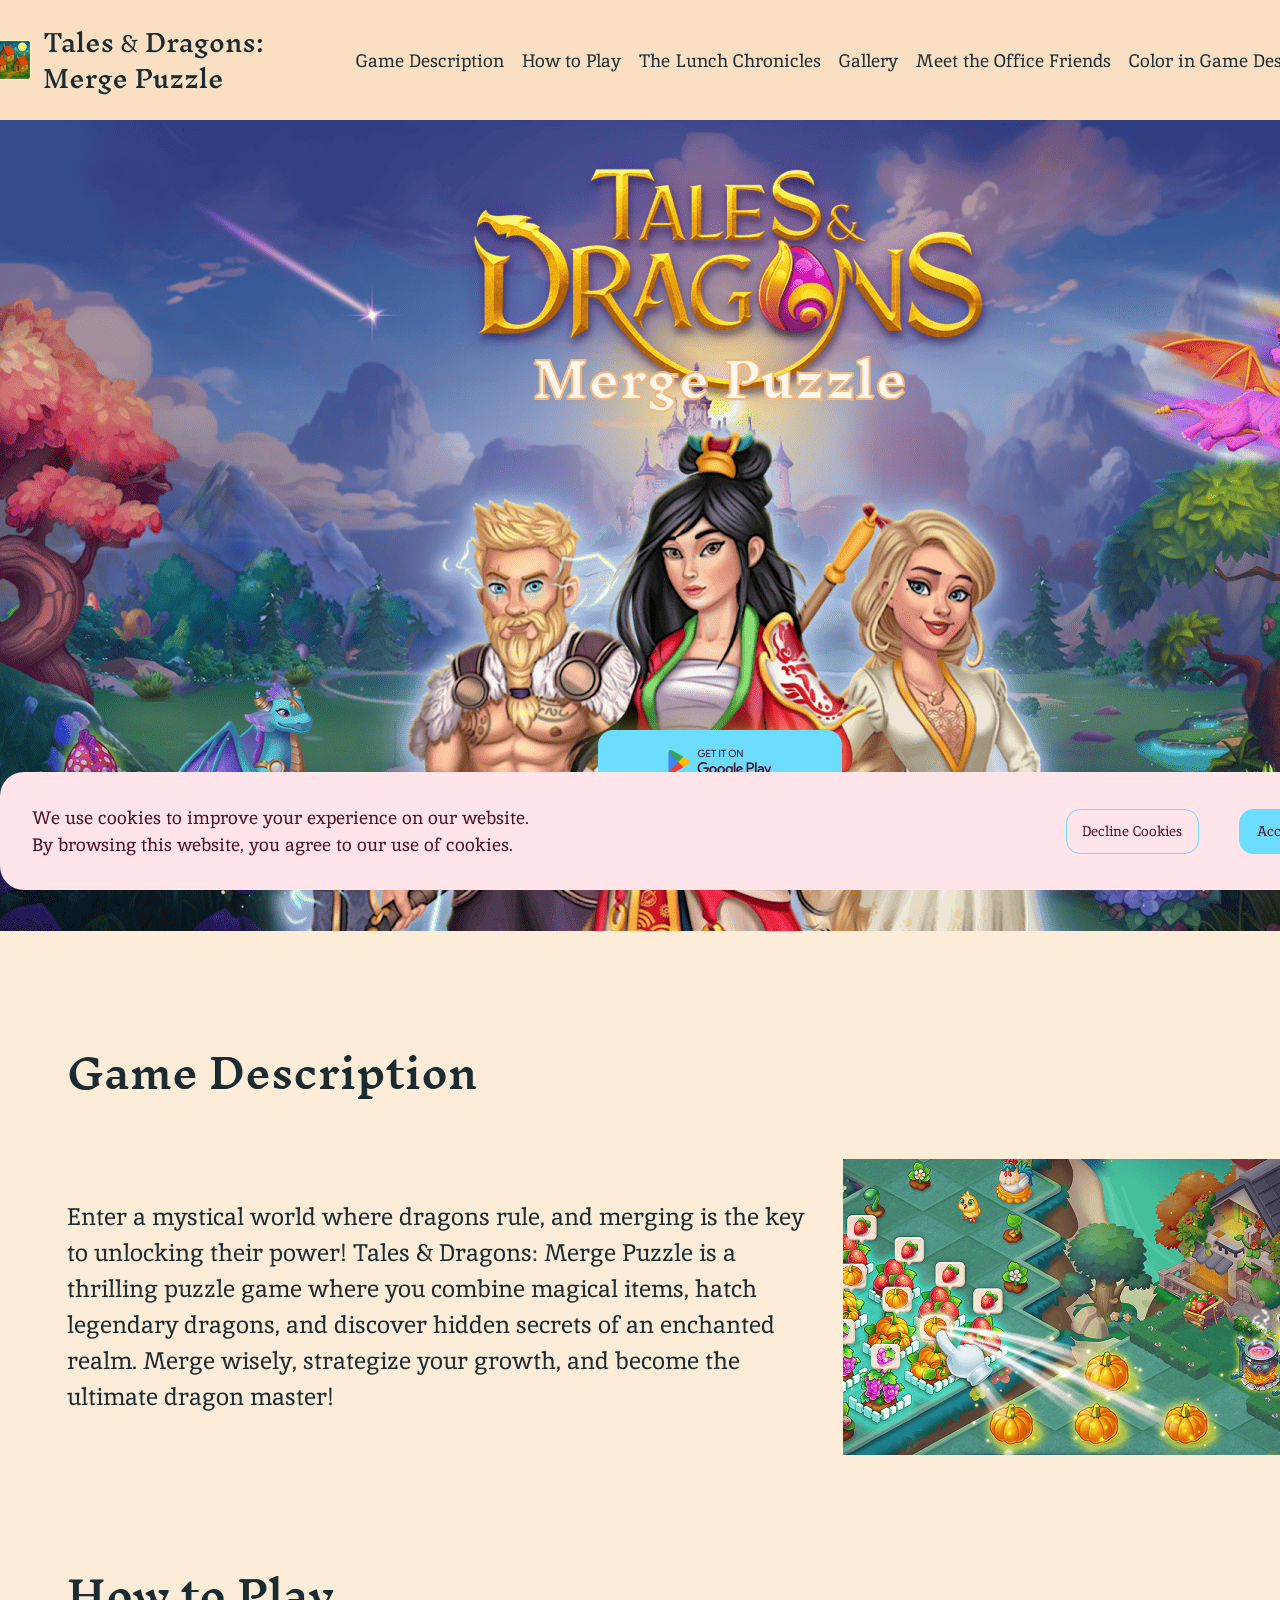
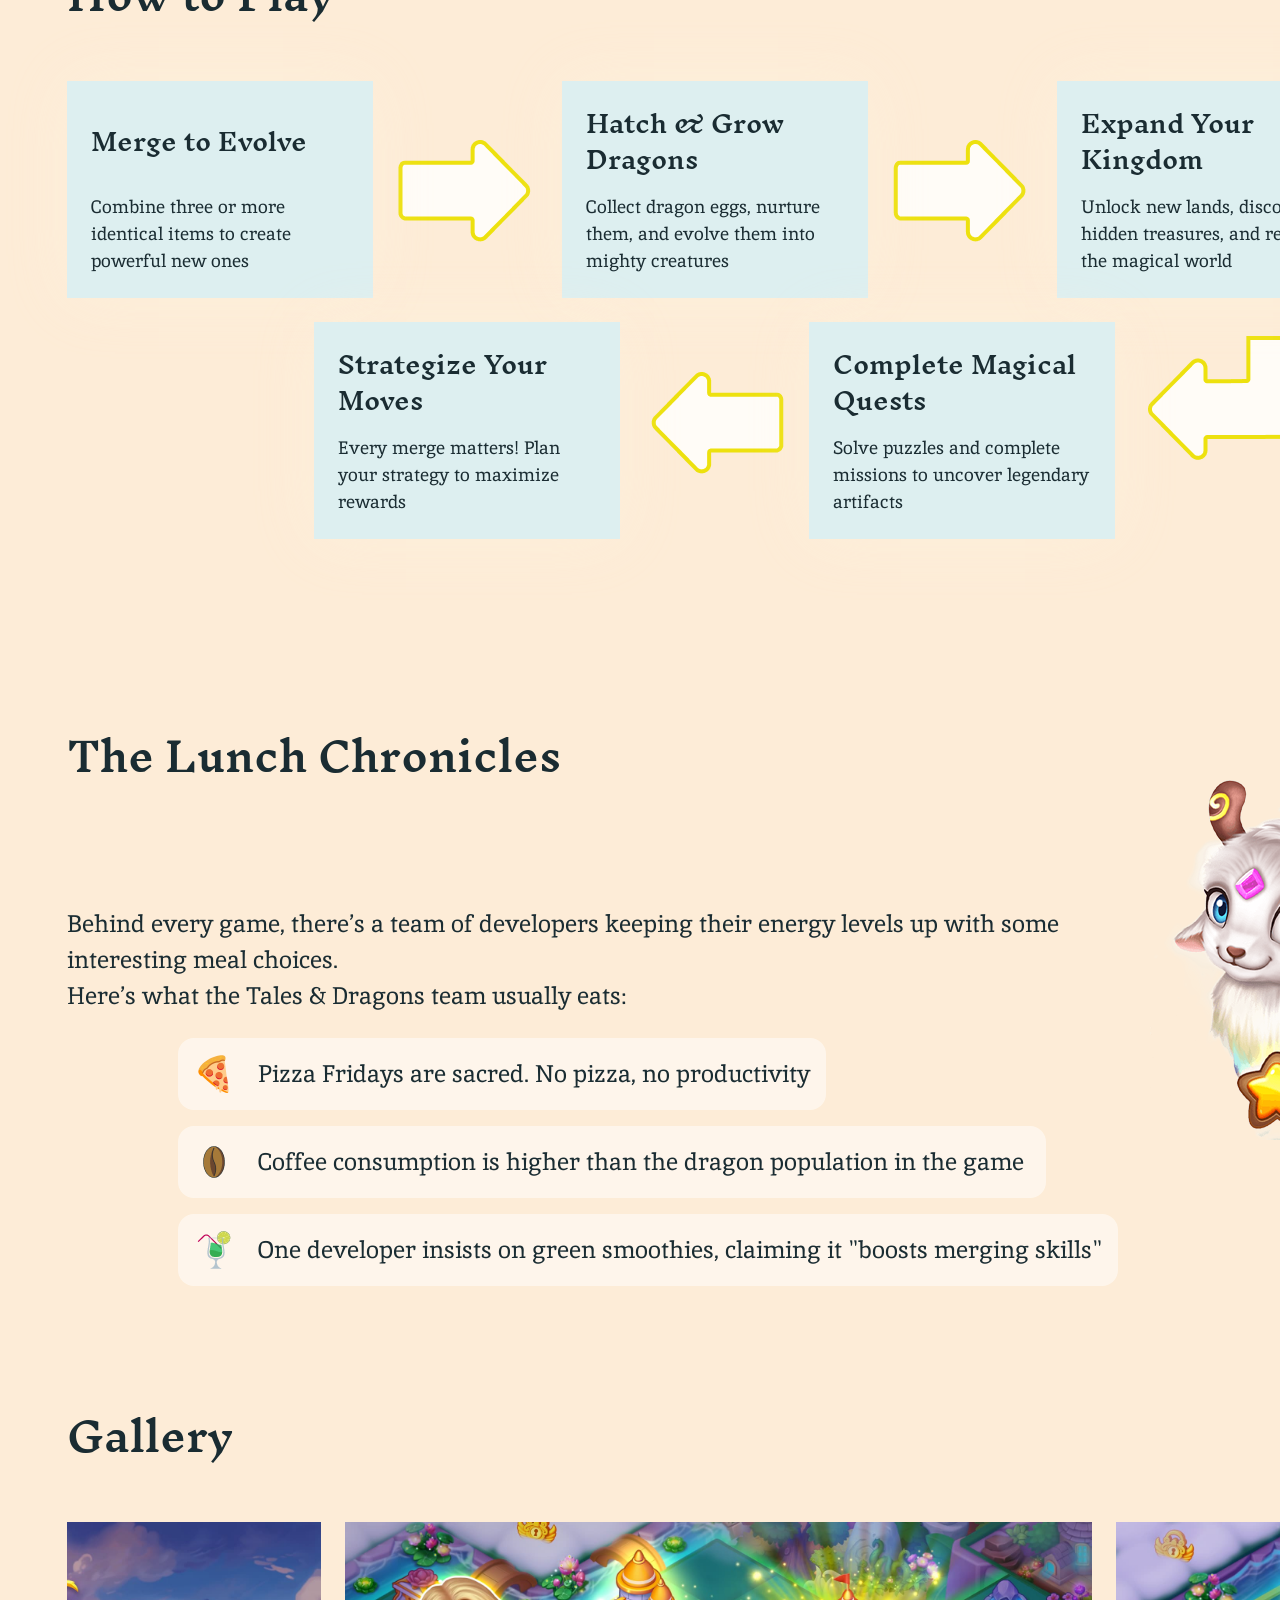
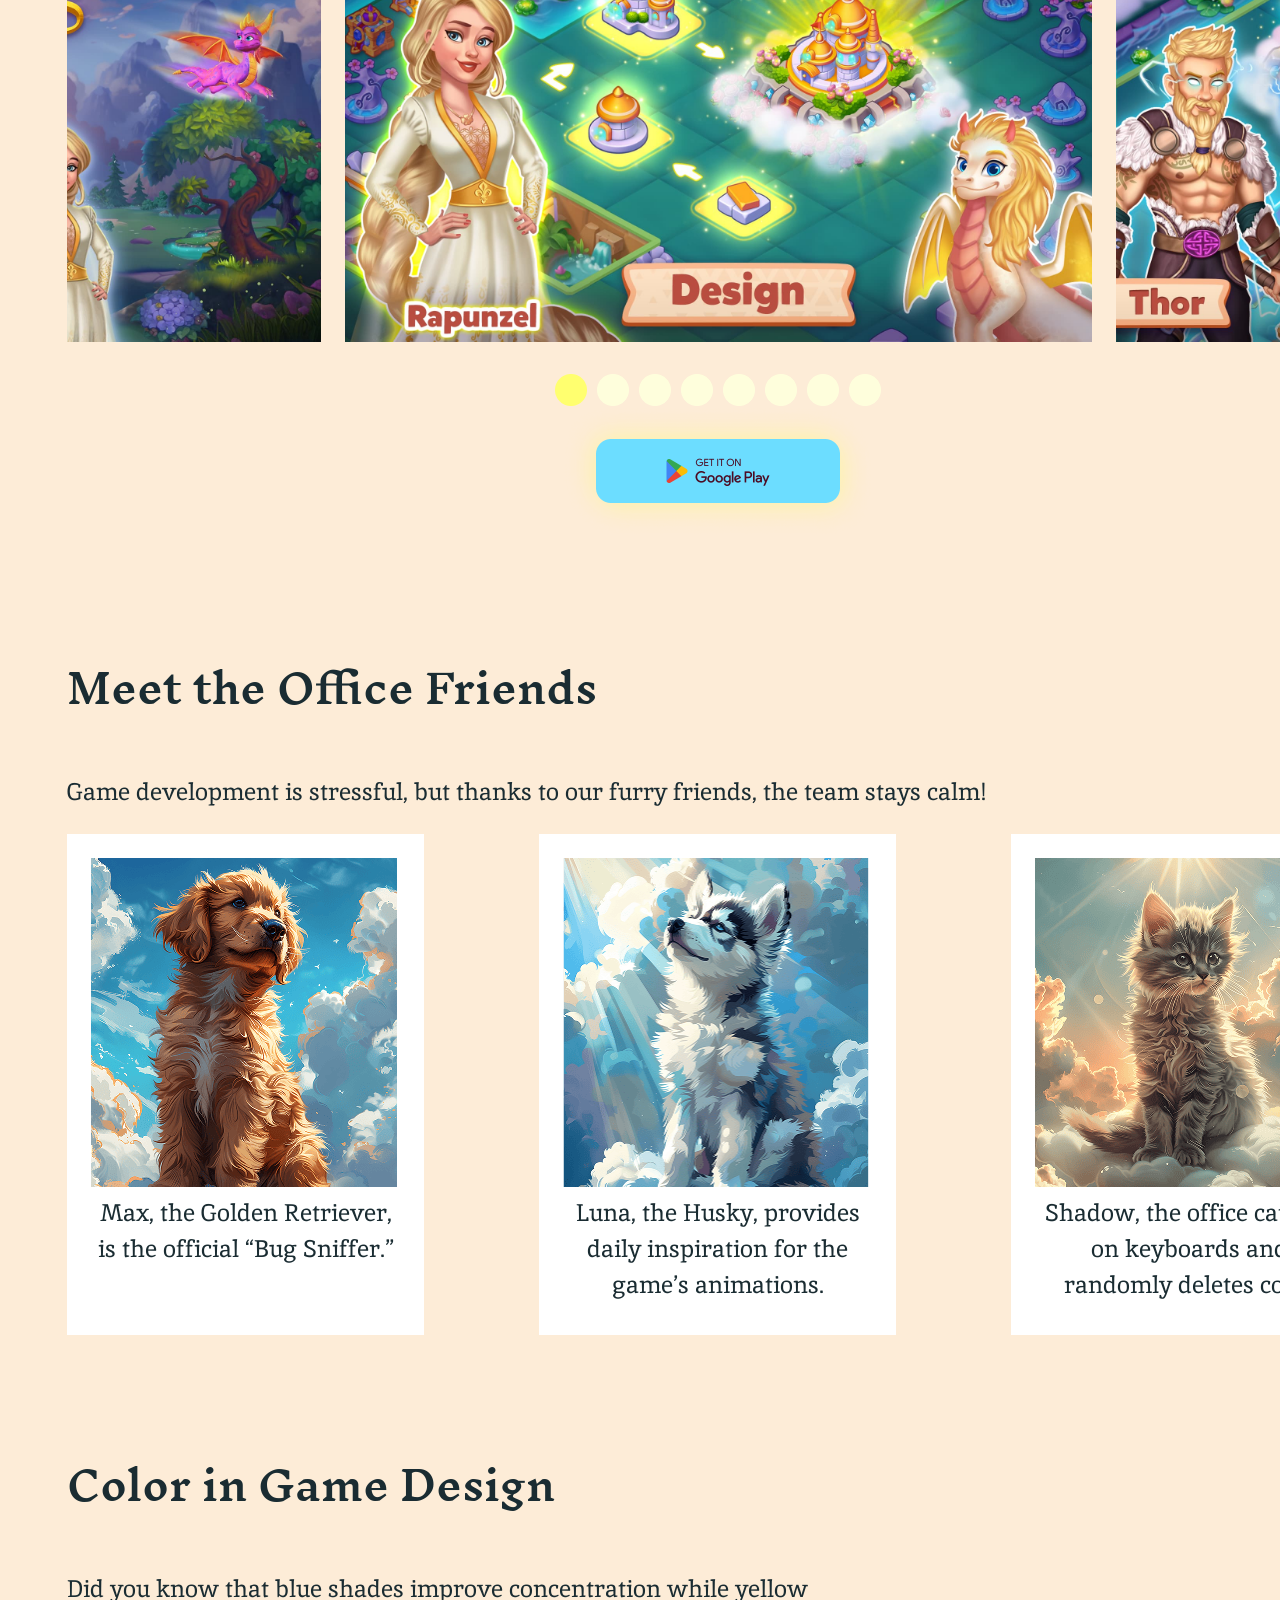
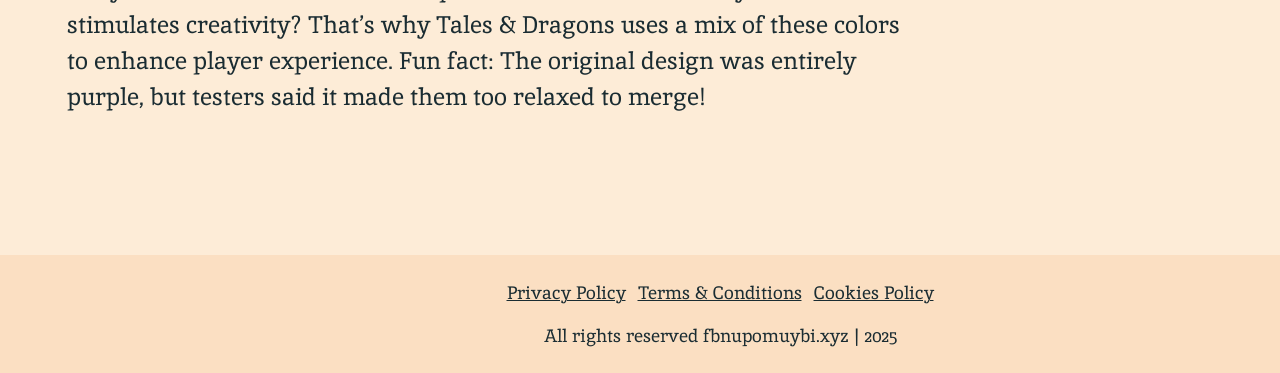
<file: index.html>
<!DOCTYPE html>
<html lang="en">
  <head>
    <meta charset="UTF-8" />
    <meta name="viewport" content="width=device-width, initial-scale=1.0" />
    <meta
      name="description"
      content="Tales & Dragons: Merge Puzzle - Merge, hatch, and grow your dragon empire in this enchanting puzzle game! Play now and unlock legendary creatures!"
    />
    <meta
      name="keywords"
      content="Tales & Dragons, merge puzzle, dragon game, fantasy merge, magical kingdom, merge strategy, legendary dragons, puzzle adventure"
    />
    <meta name="author" content="Dragon Tales Studios" />
    <meta name="robots" content="index, follow" />
    <link rel="canonical" href="https://fbnupomuybi.xyz" />

    <title>Tales & Dragons: Merge Puzzle</title>
    <link rel="icon" href="img/unnamed 1.png" />

    <link rel="stylesheet" type="text/css" href="slick/slick.css" />
    <link rel="stylesheet" href="css/main.css" />
  </head>

  <body>
    <div id="cookie-popup" class="n-cookie-popup">
      <div class="n-cookie-popup-container">
        <p class="n-cookie-popup-text-two">
          We use cookies to improve your experience on our website. <br />
          By browsing this website, you agree to our use of cookies.
        </p>
        <div class="n-cookie-button-container">
          <button id="decline-cookies" class="n-cookie-button">
            Decline Cookies
          </button>
          <button id="accept-cookies" class="n-cookie-button">
            Accept cookies
          </button>
        </div>
      </div>
    </div>
    <header class="n-header">
      <div class="n-header-background"></div>
      <nav class="n-navigation">
        <ul class="n-navigation-list">
          <li class="n-navigation-item">
            <a href="/" class="n-navigation-link">
              <img
                href="/"
                class="n-title-img n-navigation-img"
                alt="logo"
                src="img/header/11.png"
              />
            </a>
          </li>
          <li class="n-navigation-item">
            <a href="/#about" class="n-navigation-link">Game Description</a>
          </li>
          <li class="n-navigation-item">
            <a href="/#how" class="n-navigation-link">How to Play</a>
          </li>
          <li class="n-navigation-item">
            <a href="/#why" class="n-navigation-link">The Lunch Chronicles</a>
          </li>
          <li class="n-navigation-item">
            <a href="/#gallery" class="n-navigation-link">Gallery</a>
          </li>
          <li class="n-navigation-item">
            <a href="/#uniqueness" class="n-navigation-link"
              >Meet the Office Friends</a
            >
          </li>

          <li class="n-navigation-item">
            <a href="/#characters" class="n-navigation-link"
              >Color in Game Design</a
            >
          </li>
        </ul>

        <div class="n-header-button-wrapper">
          <a href="/" class="n-policy-terms-header-icon-menu">
            <img
              href="/"
              class="n-title-img"
              alt="logo"
              src="img/header/1.png"
            />
          </a>

          <button type="button" class="n-header-icon-button" data-menu-button>
            <img
              class="n-header-icon n-header-icon-menu"
              src="img/header/menu.png"
              alt="menu "
            />

            <svg
              class="n-header-icon n-header-icon-close"
              viewBox="0 0 24 24"
              style="width: 32px; height: 32px; margin: -4px -4px 0 0"
            >
              <path
                fill-rule="evenodd"
                clip-rule="evenodd"
                d="M17.0303 6.96967C17.3232 7.26256 17.3232 7.73744 17.0303 8.03033L13.0607 12L17.0303 15.9697C17.3232 16.2626 17.3232 16.7374 17.0303 17.0303C16.7374 17.3232 16.2626 17.3232 15.9697 17.0303L12 13.0607L8.03033 17.0303C7.73744 17.3232 7.26256 17.3232 6.96967 17.0303C6.67678 16.7374 6.67678 16.2626 6.96967 15.9697L10.9393 12L6.96967 8.03033C6.67678 7.73744 6.67678 7.26256 6.96967 6.96967C7.26256 6.67678 7.73744 6.67678 8.03033 6.96967L12 10.9393L15.9697 6.96967C16.2626 6.67678 16.7374 6.67678 17.0303 6.96967Z"
                fill="rgba(26, 44, 50, 1)"
              />
            </svg>
          </button>
        </div>
      </nav>
    </header>

    <main>
      <section class="n-home" id="home">
        <div class="n-home-container">
          <div class="n-home-container-top">
            <p class="n-home-title">Merge Puzzle</p>

            <a class="n-home-google-button-link" href="#">
              <img
                class="n-home-google-button-image"
                src="./img/home/button CTA.png"
                alt="button"
              />
            </a>
          </div>
        </div>
      </section>
      <section class="n-about" id="about">
        <div class="n-about-container">
          <h2 class="n-about-title">Game Description</h2>
          <div class="n-about-div">
            <img class="n-about-img" src="/img/unnamed (2).png" alt="game" />
            <p class="n-about-text">
              Enter a mystical world where dragons rule, and merging is the key
              to unlocking their power! Tales & Dragons: Merge Puzzle is a
              thrilling puzzle game where you combine magical items, hatch
              legendary dragons, and discover hidden secrets of an enchanted
              realm. Merge wisely, strategize your growth, and become the
              ultimate dragon master!
            </p>
          </div>
        </div>
      </section>
      <section class="n-how" id="how">
        <div class="n-how-container">
          <h2 class="n-about-title">How to Play</h2>
          <dl class="n-how-list">
            <div class="n-how-item">
              <div>
                <dt class="n-how-text-bold">Merge to Evolve</dt>
                <dd class="n-how-text">
                  Combine three or more identical items to create powerful new
                  ones
                </dd>
              </div>
            </div>
            <div class="n-how-item">
              <div>
                <dt class="n-how-text-bold">Hatch & Grow Dragons</dt>
                <dd class="n-how-text">
                  Collect dragon eggs, nurture them, and evolve them into mighty
                  creatures
                </dd>
              </div>
            </div>
            <div class="n-how-item">
              <div>
                <dt class="n-how-text-bold">Expand Your Kingdom</dt>
                <dd class="n-how-text">
                  Unlock new lands, discover hidden treasures, and restore the
                  magical world
                </dd>
              </div>
            </div>
            <div class="n-how-item">
              <div>
                <dt class="n-how-text-bold">Strategize Your Moves</dt>
                <dd class="n-how-text">
                  Every merge matters! Plan your strategy to maximize rewards
                </dd>
              </div>
            </div>
            <div class="n-how-item">
              <div>
                <dt class="n-how-text-bold">Complete Magical Quests</dt>
                <dd class="n-how-text">
                  Solve puzzles and complete missions to uncover legendary
                  artifacts
                </dd>
              </div>
            </div>
          </dl>
          <dl class="n-how-lists">
            <div class="n-how-item">
              <div>
                <dt class="n-how-text-bold">Merge to Evolve</dt>
                <dd class="n-how-text">
                  Combine three or more identical items to create powerful new
                  ones
                </dd>
              </div>
            </div>
            <div class="n-how-item">
              <div>
                <dt class="n-how-text-bold">Hatch & Grow Dragons</dt>
                <dd class="n-how-text">
                  Collect dragon eggs, nurture them, and evolve them into mighty
                  creatures
                </dd>
              </div>
            </div>
            <div class="n-how-item">
              <div>
                <dt class="n-how-text-bold">Expand Your Kingdom</dt>
                <dd class="n-how-text">
                  Unlock new lands, discover hidden treasures, and restore the
                  magical world
                </dd>
              </div>
            </div>
            <div class="n-how-item n-how-item-two">
              <div>
                <dt class="n-how-text-bold">Strategize Your Moves</dt>
                <dd class="n-how-text">
                  Every merge matters! Plan your strategy to maximize rewards
                </dd>
              </div>
            </div>
            <div class="n-how-item">
              <div>
                <dt class="n-how-text-bold">Complete Magical Quests</dt>
                <dd class="n-how-text">
                  Solve puzzles and complete missions to uncover legendary
                  artifacts
                </dd>
              </div>
            </div>
          </dl>
        </div>
      </section>
      <article class="n-why" id="why">
        <span style="display: none"
          >Generated: 2025-04-14, Hash: nqkdfghfd7x</span
        >

        <div class="n-why-container">
          <h2 class="n-about-title">The Lunch Chronicles</h2>
          <img class="n-why-image" src="img/why/1.png" alt="animal" />
          <p class="n-why-text-bold">
            Behind every game, there’s a team of developers keeping their energy
            levels up with some interesting meal choices. <br />
            Here’s what the Tales & Dragons team usually eats:
          </p>
          <div class="n-why-list">
            <div class="n-why-item">
              <figure class="n-why-img">
                <img
                  class="n-why-img"
                  src="img/why/noto_pizza.png"
                  alt="pizza"
                />
              </figure>
              <p class="n-why-text">
                Pizza Fridays are sacred. No pizza, no productivity
              </p>
            </div>
            <div class="n-why-item">
              <figure class="n-why-img">
                <img
                  class="n-why-img"
                  src="img/why/openmoji_roasted-coffee-bean.png"
                  alt=" roasted coffee bean"
                />
              </figure>
              <p class="n-why-text">
                Coffee consumption is higher than the dragon population in the
                game 
              </p>
            </div>
            <div class="n-why-item">
              <figure class="n-why-img">
                <img
                  class="n-why-img"
                  src="img/why/emojione_tropical-drink.png"
                  alt=" tropical drink"
                />
              </figure>
              <p class="n-why-text">
                One developer insists on green smoothies, claiming it "boosts
                merging skills"
              </p>
            </div>
          </div>
        </div>
      </article>
      <section class="n-gallery" id="gallery">
        <div class="n-gallery-container">
          <h2 class="n-about-title">Gallery</h2>

          <ul class="n-gallery-list">
            <li class="n-gallery-item">
              <img
                class="n-gallery-image"
                src="./img/gallery/unnamed.jpg"
                alt="gallery image"
              />
            </li>
            <li class="n-gallery-item">
              <img
                class="n-gallery-image"
                src="./img/gallery/unnamed (1).jpg"
                alt="gallery image"
              />
            </li>
            <li class="n-gallery-item">
              <img
                class="n-gallery-image"
                src="./img/gallery/unnamed (2) (1).jpg"
                alt="gallery image"
              />
            </li>
            <li class="n-gallery-item">
              <img
                class="n-gallery-image"
                src="./img/gallery/unnamed (3).jpg"
                alt="gallery image"
              />
            </li>
            <li class="n-gallery-item">
              <img
                class="n-gallery-image"
                src="./img/gallery/unnamed (4).jpg"
                alt="gallery image"
              />
            </li>
            <li class="n-gallery-item">
              <img
                class="n-gallery-image"
                src="./img/gallery/unnamed (5).jpg"
                alt="gallery image"
              />
            </li>
            <li class="n-gallery-item">
              <img
                class="n-gallery-image"
                src="./img/gallery/unnamed (6).jpg"
                alt="gallery image"
              />
            </li>
            <li class="n-gallery-item">
              <img
                class="n-gallery-image"
                src="./img/gallery/unnamed (7).jpg"
                alt="gallery image"
              />
            </li>
          </ul>
          <a class="n-home-google-button-link n-gallery-link" href="#">
            <img
              class="n-home-google-button-image"
              src="./img/home/button CTA.png"
              alt="button"
            />
          </a>
        </div>
      </section>
      <section class="n-uniqueness" id="uniqueness">
        <div class="n-uniqueness-container">
          <h2 class="n-about-title">Meet the Office Friends</h2>
          <p class="n-uniqueness-text-bold">
            Game development is stressful, but thanks to our furry friends, the
            team stays calm!
          </p>
          <ul class="n-uniqueness-list">
            <li class="n-uniqueness-item">
              <figure class="n-uniqueness-img">
                <img
                  class="n-uniqueness-img"
                  src="img/uniqueness/Rectangle 34.png"
                  alt=""
                />
              </figure>
              <p class="n-uniqueness-text">
                Max, the Golden Retriever, is the official “Bug Sniffer.”
              </p>
            </li>
            <li class="n-uniqueness-item">
              <figure class="n-uniqueness-img">
                <img
                  class="n-uniqueness-img"
                  src="img/uniqueness/Rectangle 34 (1).png"
                  alt=""
                />
              </figure>
              <p class="n-uniqueness-text">
                Luna, the Husky, provides daily inspiration for the game’s
                animations.
              </p>
            </li>
            <li class="n-uniqueness-item">
              <figure class="n-uniqueness-img">
                <img
                  class="n-uniqueness-img"
                  src="img/uniqueness/Rectangle 34 (2).png"
                  alt=""
                />
              </figure>
              <p class="n-uniqueness-text">
                Shadow, the office cat, sits on keyboards and randomly deletes
                code.
              </p>
            </li>
          </ul>
          <ul class="n-uniqueness-lists">
            <li class="n-uniqueness-item">
              <figure class="n-uniqueness-img">
                <img
                  class="n-uniqueness-img"
                  src="img/uniqueness/Rectangle 34.png"
                  alt=""
                />
              </figure>
              <p class="n-uniqueness-text">
                Max, the Golden Retriever, is the official “Bug Sniffer.”
              </p>
            </li>
            <li class="n-uniqueness-item">
              <figure class="n-uniqueness-img">
                <img
                  class="n-uniqueness-img"
                  src="img/uniqueness/Rectangle 34 (1).png"
                  alt=""
                />
              </figure>
              <p class="n-uniqueness-text">
                Luna, the Husky, provides daily inspiration for the game’s
                animations.
              </p>
            </li>
            <li class="n-uniqueness-item">
              <figure class="n-uniqueness-img">
                <img
                  class="n-uniqueness-img"
                  src="img/uniqueness/Rectangle 34 (2).png"
                  alt=""
                />
              </figure>
              <p class="n-uniqueness-text">
                Shadow, the office cat, sits on keyboards and randomly deletes
                code.
              </p>
            </li>
          </ul>
        </div>
      </section>
      <section class="n-characters" id="characters">
        <div class="n-characters-container">
          <h2 class="n-about-title">Color in Game Design</h2>

          <p class="n-characters-text">
            Did you know that blue shades improve concentration while yellow
            stimulates creativity? That’s why Tales & Dragons uses a mix of
            these colors to enhance player experience. Fun fact: The original
            design was entirely purple, but testers said it made them too
            relaxed to merge!
          </p>
        </div>
      </section>
    </main>
    <footer
      class="n-footer"
      style="margin: auto; background: rgba(251, 223, 194, 1)"
    >
      <div class="n-footer-container">
        <div class="n-footer-wrapper">
          <a class="n-footer-text" href="/policy.html">Privacy Policy</a>
          <a class="n-footer-text" href="/terms.html">Terms & Conditions </a>
          <a class="n-footer-text" href="/cookies.html">Cookies Policy</a>
        </div>
        <p class="n-footer-copyright">
          All rights reserved fbnupomuybi.xyz | 2025
        </p>
      </div>
    </footer>
    <script src="js/mobile-menu.js"></script>
    <script src="js/jquery-loc-n-0.js"></script>
    <script type="text/javascript" src="slick/slick.min.js"></script>
    <script src="js/slick.js"></script>
  </body>
</html>
</file>
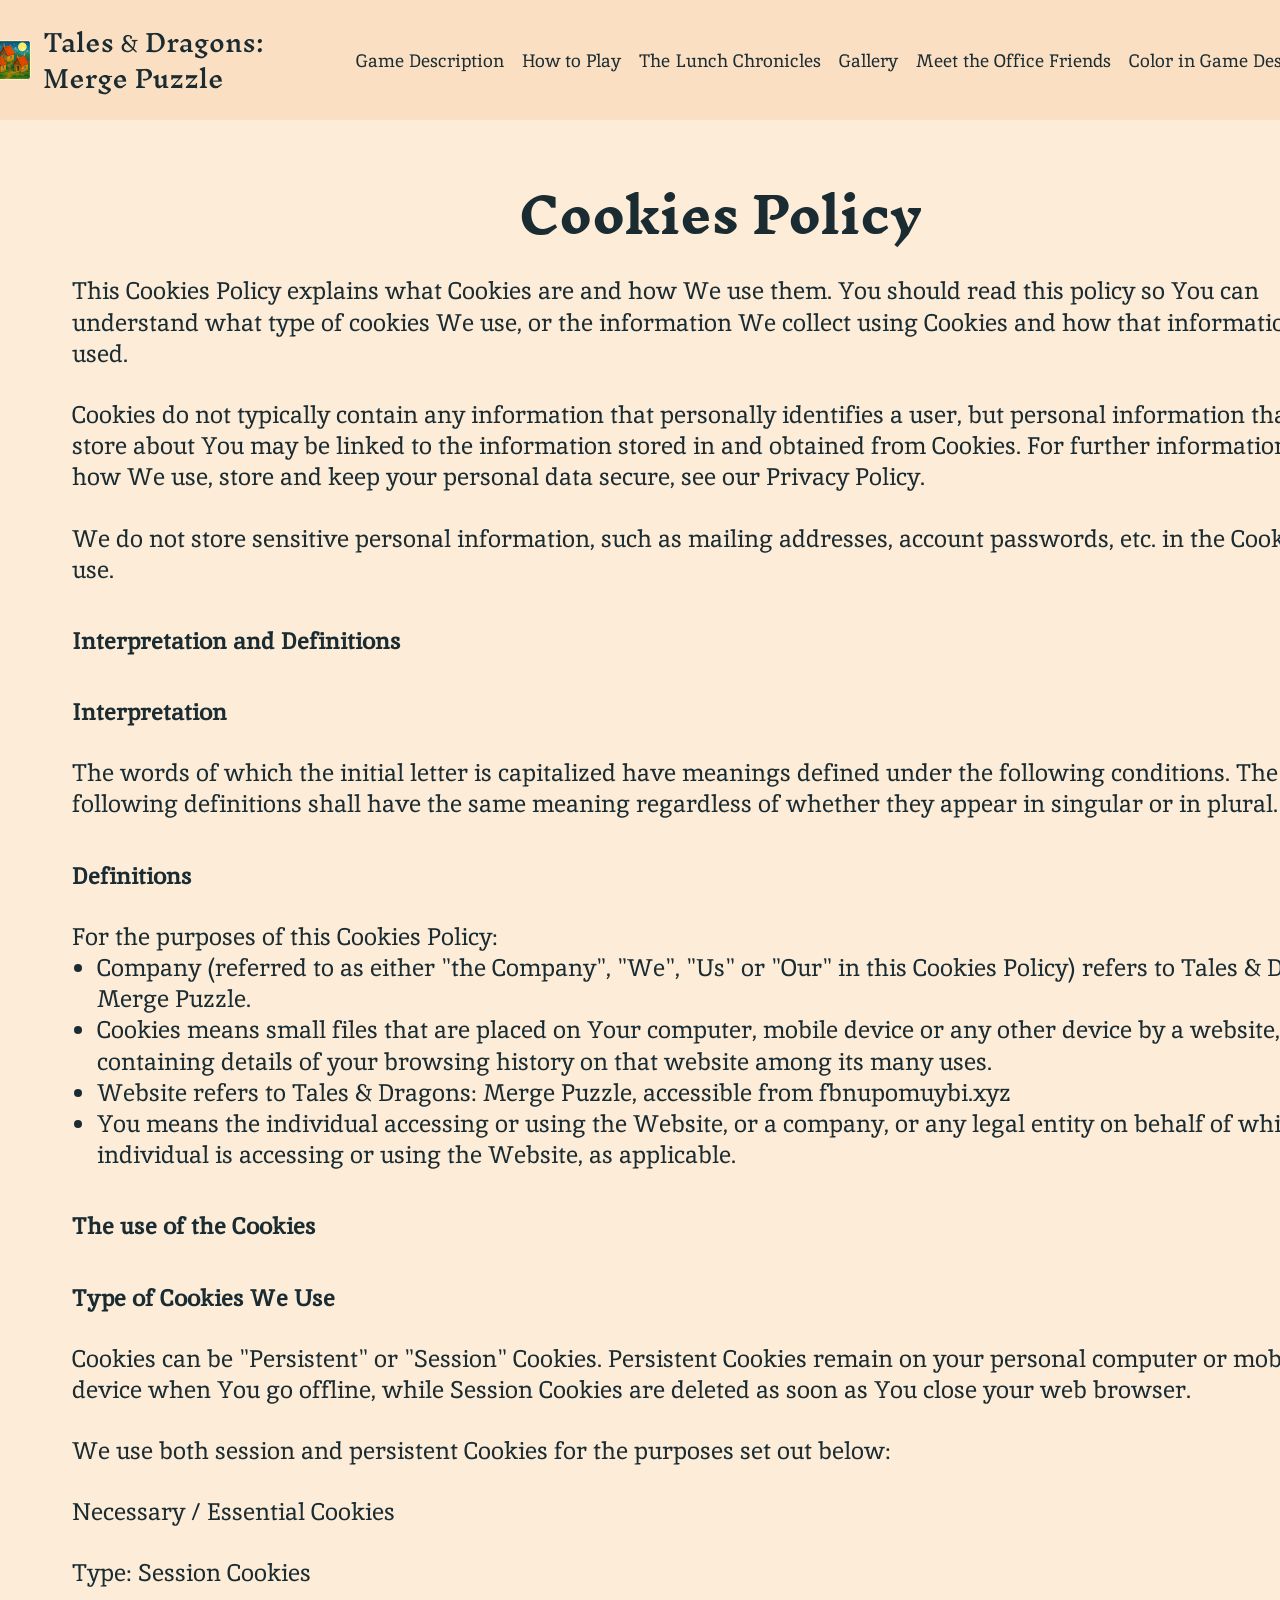
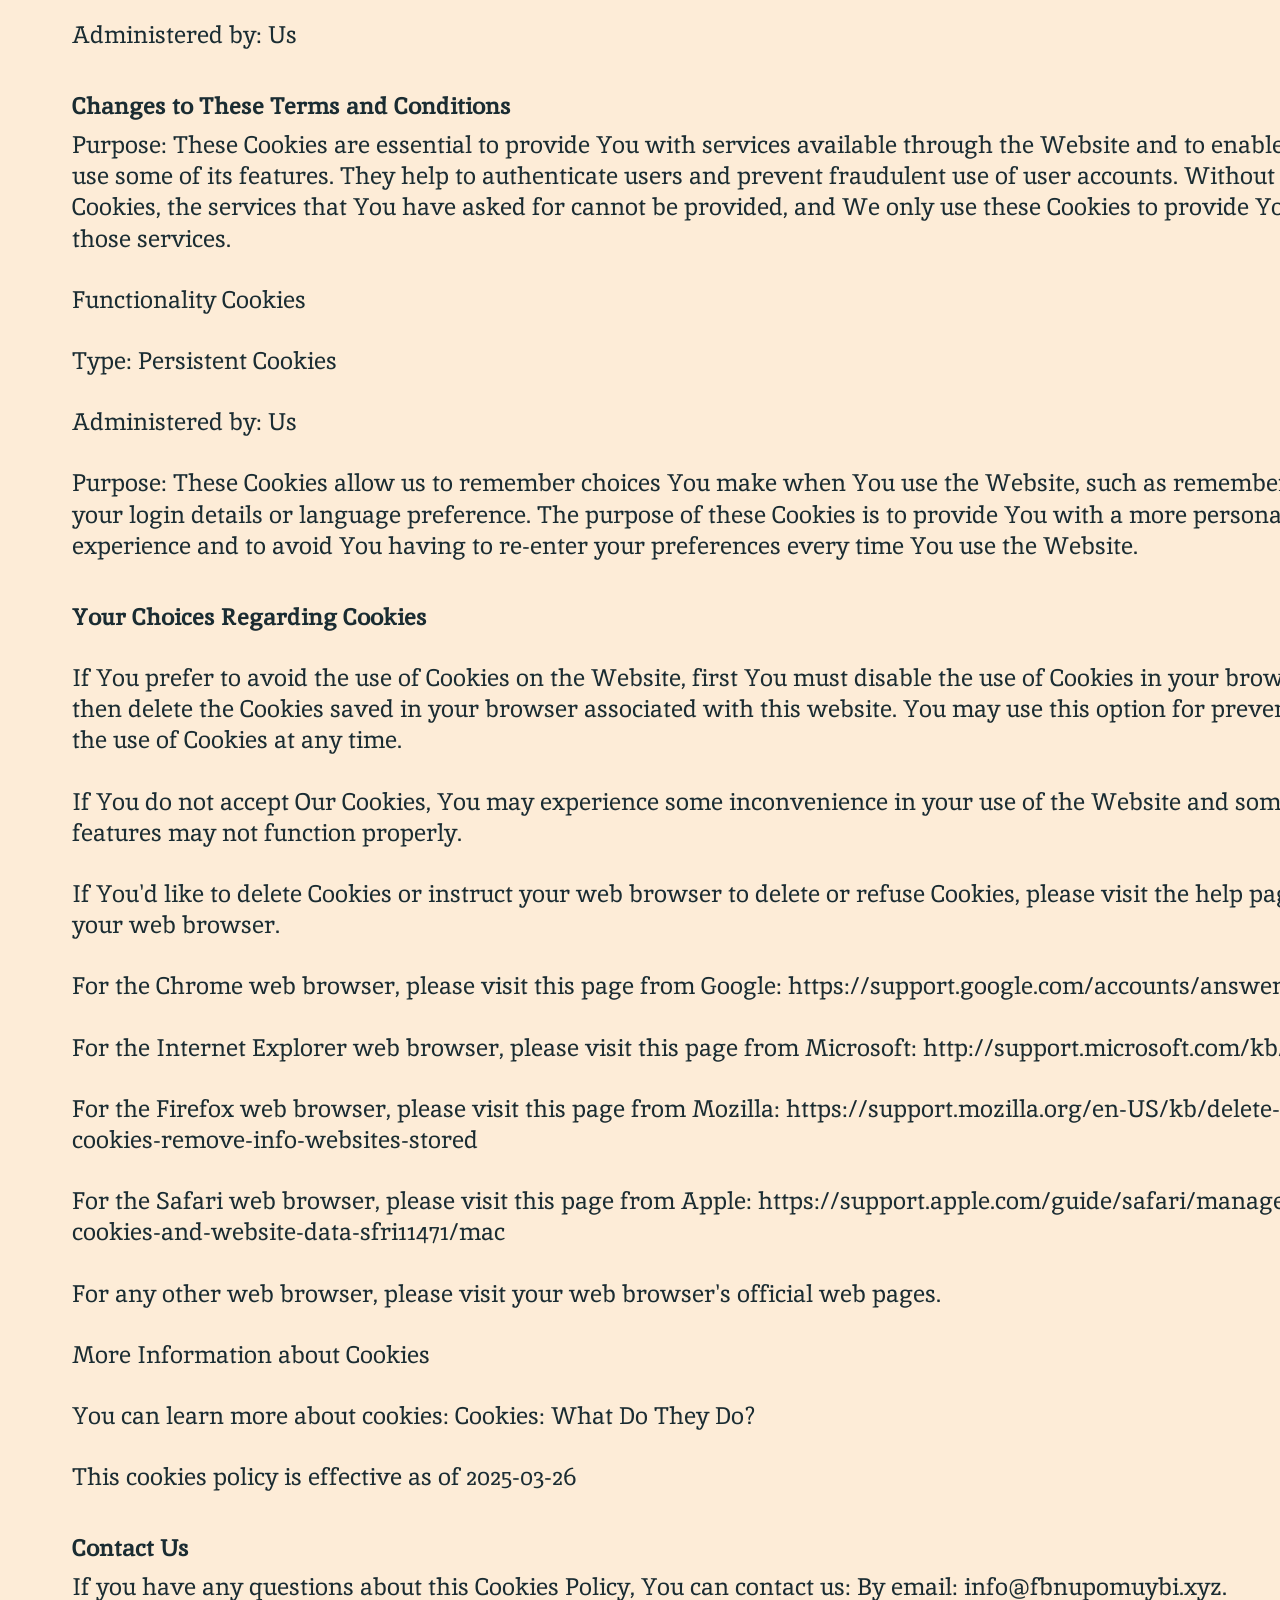
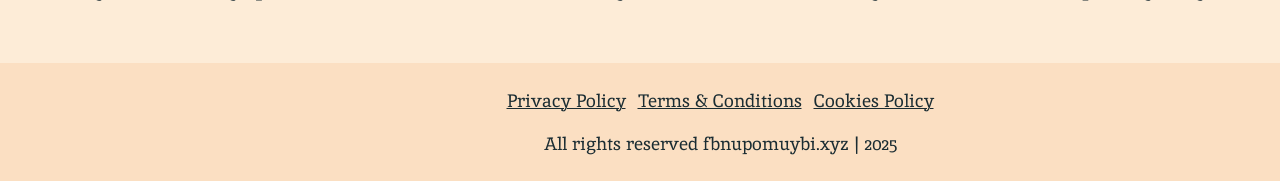
<file: cookies.html>
<!DOCTYPE html>
<html lang="en">
  <head>
    <meta charset="UTF-8" />
    <meta name="viewport" content="width=device-width, initial-scale=1.0" />

    <title>Tales & Dragons: Merge Puzzle</title>
    <link rel="icon" href="img/unnamed 1.png" />

    <link rel="stylesheet" type="text/css" href="slick/slick.css" />
    <link rel="stylesheet" href="css/main.css" />
  </head>

  <body>
    <header class="n-header">
      <div class="n-header-background"></div>
      <nav class="n-navigation">
        <ul class="n-navigation-list">
          <li class="n-navigation-item">
            <a href="/" class="n-navigation-link">
              <img
                href="/"
                class="n-title-img n-navigation-img"
                alt="logo"
                src="img/header/11.png"
              />
            </a>
          </li>
          <li class="n-navigation-item">
            <a href="/#about" class="n-navigation-link">Game Description</a>
          </li>
          <li class="n-navigation-item">
            <a href="/#how" class="n-navigation-link">How to Play</a>
          </li>
          <li class="n-navigation-item">
            <a href="/#why" class="n-navigation-link">The Lunch Chronicles</a>
          </li>
          <li class="n-navigation-item">
            <a href="/#gallery" class="n-navigation-link">Gallery</a>
          </li>
          <li class="n-navigation-item">
            <a href="/#uniqueness" class="n-navigation-link"
              >Meet the Office Friends</a
            >
          </li>

          <li class="n-navigation-item">
            <a href="/#characters" class="n-navigation-link"
              >Color in Game Design</a
            >
          </li>
        </ul>

        <div class="n-header-button-wrapper">
          <a href="/" class="n-policy-terms-header-icon-menu">
            <img
              href="/"
              class="n-title-img"
              alt="logo"
              src="img/header/1.png"
            />
          </a>

          <button type="button" class="n-header-icon-button" data-menu-button>
            <img
              class="n-header-icon n-header-icon-menu"
              src="img/header/menu.png"
              alt="menu "
            />

            <svg
              class="n-header-icon n-header-icon-close"
              viewBox="0 0 24 24"
              style="width: 32px; height: 32px; margin: -4px -4px 0 0"
            >
              <path
                fill-rule="evenodd"
                clip-rule="evenodd"
                d="M17.0303 6.96967C17.3232 7.26256 17.3232 7.73744 17.0303 8.03033L13.0607 12L17.0303 15.9697C17.3232 16.2626 17.3232 16.7374 17.0303 17.0303C16.7374 17.3232 16.2626 17.3232 15.9697 17.0303L12 13.0607L8.03033 17.0303C7.73744 17.3232 7.26256 17.3232 6.96967 17.0303C6.67678 16.7374 6.67678 16.2626 6.96967 15.9697L10.9393 12L6.96967 8.03033C6.67678 7.73744 6.67678 7.26256 6.96967 6.96967C7.26256 6.67678 7.73744 6.67678 8.03033 6.96967L12 10.9393L15.9697 6.96967C16.2626 6.67678 16.7374 6.67678 17.0303 6.96967Z"
                fill="rgba(26, 44, 50, 1)"
              />
            </svg>
          </button>
        </div>
      </nav>
    </header>

    <main>
      <section>
        <div class="n-policy-terms-container">
          <h2 class="n-policy-terms-title">Cookies Policy</h2>

          <p class="n-policy-terms-text-one">
            This Cookies Policy explains what Cookies are and how We use them.
            You should read this policy so You can understand what type of
            cookies We use, or the information We collect using Cookies and how
            that information is used.
          </p>

          <p class="n-policy-terms-text-one">
            Cookies do not typically contain any information that personally
            identifies a user, but personal information that we store about You
            may be linked to the information stored in and obtained from
            Cookies. For further information on how We use, store and keep your
            personal data secure, see our Privacy Policy.
          </p>
          <p class="n-policy-terms-text-one">
            We do not store sensitive personal information, such as mailing
            addresses, account passwords, etc. in the Cookies We use.
          </p>
          <h2 class="n-policy-terms-text">Interpretation and Definitions</h2>
          <h2 class="n-policy-terms-text">Interpretation</h2>
          <p class="n-policy-terms-text-one">
            The words of which the initial letter is capitalized have meanings
            defined under the following conditions. The following definitions
            shall have the same meaning regardless of whether they appear in
            singular or in plural.
          </p>
          <h2 class="n-policy-terms-text">Definitions</h2>
          <p class="n-policy-terms-text-one">
            For the purposes of this Cookies Policy:
          </p>
          <ul class="n-terms-lists">
            <li>
              Company (referred to as either "the Company", "We", "Us" or "Our"
              in this Cookies Policy) refers to Tales & Dragons: Merge Puzzle. 
            </li>
            <li>
              Cookies means small files that are placed on Your computer, mobile
              device or any other device by a website, containing details of
              your browsing history on that website among its many uses.
            </li>
            <li>
              Website refers to Tales & Dragons: Merge Puzzle, accessible from
              fbnupomuybi.xyz 
            </li>
            <li>
              You means the individual accessing or using the Website, or a
              company, or any legal entity on behalf of which such individual is
              accessing or using the Website, as applicable.
            </li>
          </ul>
          <h2 class="n-policy-terms-text">The use of the Cookies</h2>
          <h2 class="n-policy-terms-text">Type of Cookies We Use</h2>
          <p class="n-policy-terms-text-one">
            Cookies can be "Persistent" or "Session" Cookies. Persistent Cookies
            remain on your personal computer or mobile device when You go
            offline, while Session Cookies are deleted as soon as You close your
            web browser.
          </p>

          <p class="n-policy-terms-text-one">
            We use both session and persistent Cookies for the purposes set out
            below:
          </p>

          <p class="n-policy-terms-text-one">Necessary / Essential Cookies</p>

          <p class="n-policy-terms-text-one">Type: Session Cookies</p>

          <p class="n-policy-terms-text-one">Administered by: Us</p>
          <h2 class="n-policy-terms-text">
            Changes to These Terms and Conditions
          </h2>
          <p class="n-policy-terms-texts">
            Purpose: These Cookies are essential to provide You with services
            available through the Website and to enable You to use some of its
            features. They help to authenticate users and prevent fraudulent use
            of user accounts. Without these Cookies, the services that You have
            asked for cannot be provided, and We only use these Cookies to
            provide You with those services.
          </p>

          <p class="n-policy-terms-text-one">Functionality Cookies</p>
          <p class="n-policy-terms-text-one">Type: Persistent Cookies</p>
          <p class="n-policy-terms-text-one">Administered by: Us</p>
          <p class="n-policy-terms-text-one">
            Purpose: These Cookies allow us to remember choices You make when
            You use the Website, such as remembering your login details or
            language preference. The purpose of these Cookies is to provide You
            with a more personal experience and to avoid You having to re-enter
            your preferences every time You use the Website.
          </p>
          <h2 class="n-policy-terms-text">Your Choices Regarding Cookies</h2>
          <p class="n-policy-terms-text-one">
            If You prefer to avoid the use of Cookies on the Website, first You
            must disable the use of Cookies in your browser and then delete the
            Cookies saved in your browser associated with this website. You may
            use this option for preventing the use of Cookies at any time.
          </p>
          <p class="n-policy-terms-text-one">
            If You do not accept Our Cookies, You may experience some
            inconvenience in your use of the Website and some features may not
            function properly.
          </p>
          <p class="n-policy-terms-text-one">
            If You'd like to delete Cookies or instruct your web browser to
            delete or refuse Cookies, please visit the help pages of your web
            browser.
          </p>
          <p class="n-policy-terms-text-one">
            For the Chrome web browser, please visit this page from Google:

            <a
              class="n-email-link-color"
              href="https://support.google.com/accounts/answer/32050"
              target="_blank"
              rel=""
              >https://support.google.com/accounts/answer/32050
            </a>
          </p>
          <p class="n-policy-terms-text-one">
            For the Internet Explorer web browser, please visit this page from
            Microsoft:
            <a
              class="n-email-link-color"
              href="http://support.microsoft.com/kb/278835"
              target="_blank"
              rel=""
              >http://support.microsoft.com/kb/278835
            </a>
          </p>
          <p class="n-policy-terms-text-one">
            For the Firefox web browser, please visit this page from Mozilla:

            <a
              class="n-email-link-color"
              href=" https://support.mozilla.org/en-US/kb/delete-cookies-remove-info-websites-stored"
              target="_blank"
              rel=""
            >
              https://support.mozilla.org/en-US/kb/delete-cookies-remove-info-websites-stored
            </a>
          </p>
          <p class="n-policy-terms-text-one">
            For the Safari web browser, please visit this page from Apple:

            <a
              class="n-email-link-color"
              href=" https://support.apple.com/guide/safari/manage-cookies-and-website-data-sfri11471/mac"
              target="_blank"
              rel=""
            >
              https://support.apple.com/guide/safari/manage-cookies-and-website-data-sfri11471/mac
            </a>
          </p>

          <p class="n-policy-terms-text-one">
            For any other web browser, please visit your web browser's official
            web pages.
          </p>
          <p class="n-policy-terms-text-one">More Information about Cookies</p>
          <p class="n-policy-terms-text-one">
            You can learn more about cookies: Cookies:
            <a
              class="n-email-link-color"
              href="https://www.freeprivacypolicy.com/blog/cookies/"
              target="_blank"
              rel=""
            >
              What Do They Do?
            </a>
          </p>
          <p class="n-policy-terms-text-one">
            This cookies policy is effective as of 2025-03-26 
          </p>

          <h2 class="n-policy-terms-text">Contact Us</h2>
          <p class="n-policy-terms-texts">
            If you have any questions about this Cookies Policy, You can contact
            us: By email:
            <a class="n-email-link" href="mailto:info@fbnupomuybi.xyz"
              >info@fbnupomuybi.xyz</a
            >.
          </p>
        </div>
      </section>
    </main>
    <footer
      class="n-footer"
      style="margin: auto; background: rgba(251, 223, 194, 1)"
    >
      <div class="n-footer-container">
        <div class="n-footer-wrapper">
          <a class="n-footer-text" href="/policy.html">Privacy Policy</a>
          <a class="n-footer-text" href="/terms.html">Terms & Conditions </a>
          <a class="n-footer-text" href="/cookies.html">Cookies Policy</a>
        </div>
        <p class="n-footer-copyright">
          All rights reserved fbnupomuybi.xyz | 2025
        </p>
      </div>
    </footer>
    <script src="js/mobile-menu.js"></script>
  </body>
</html>
</file>
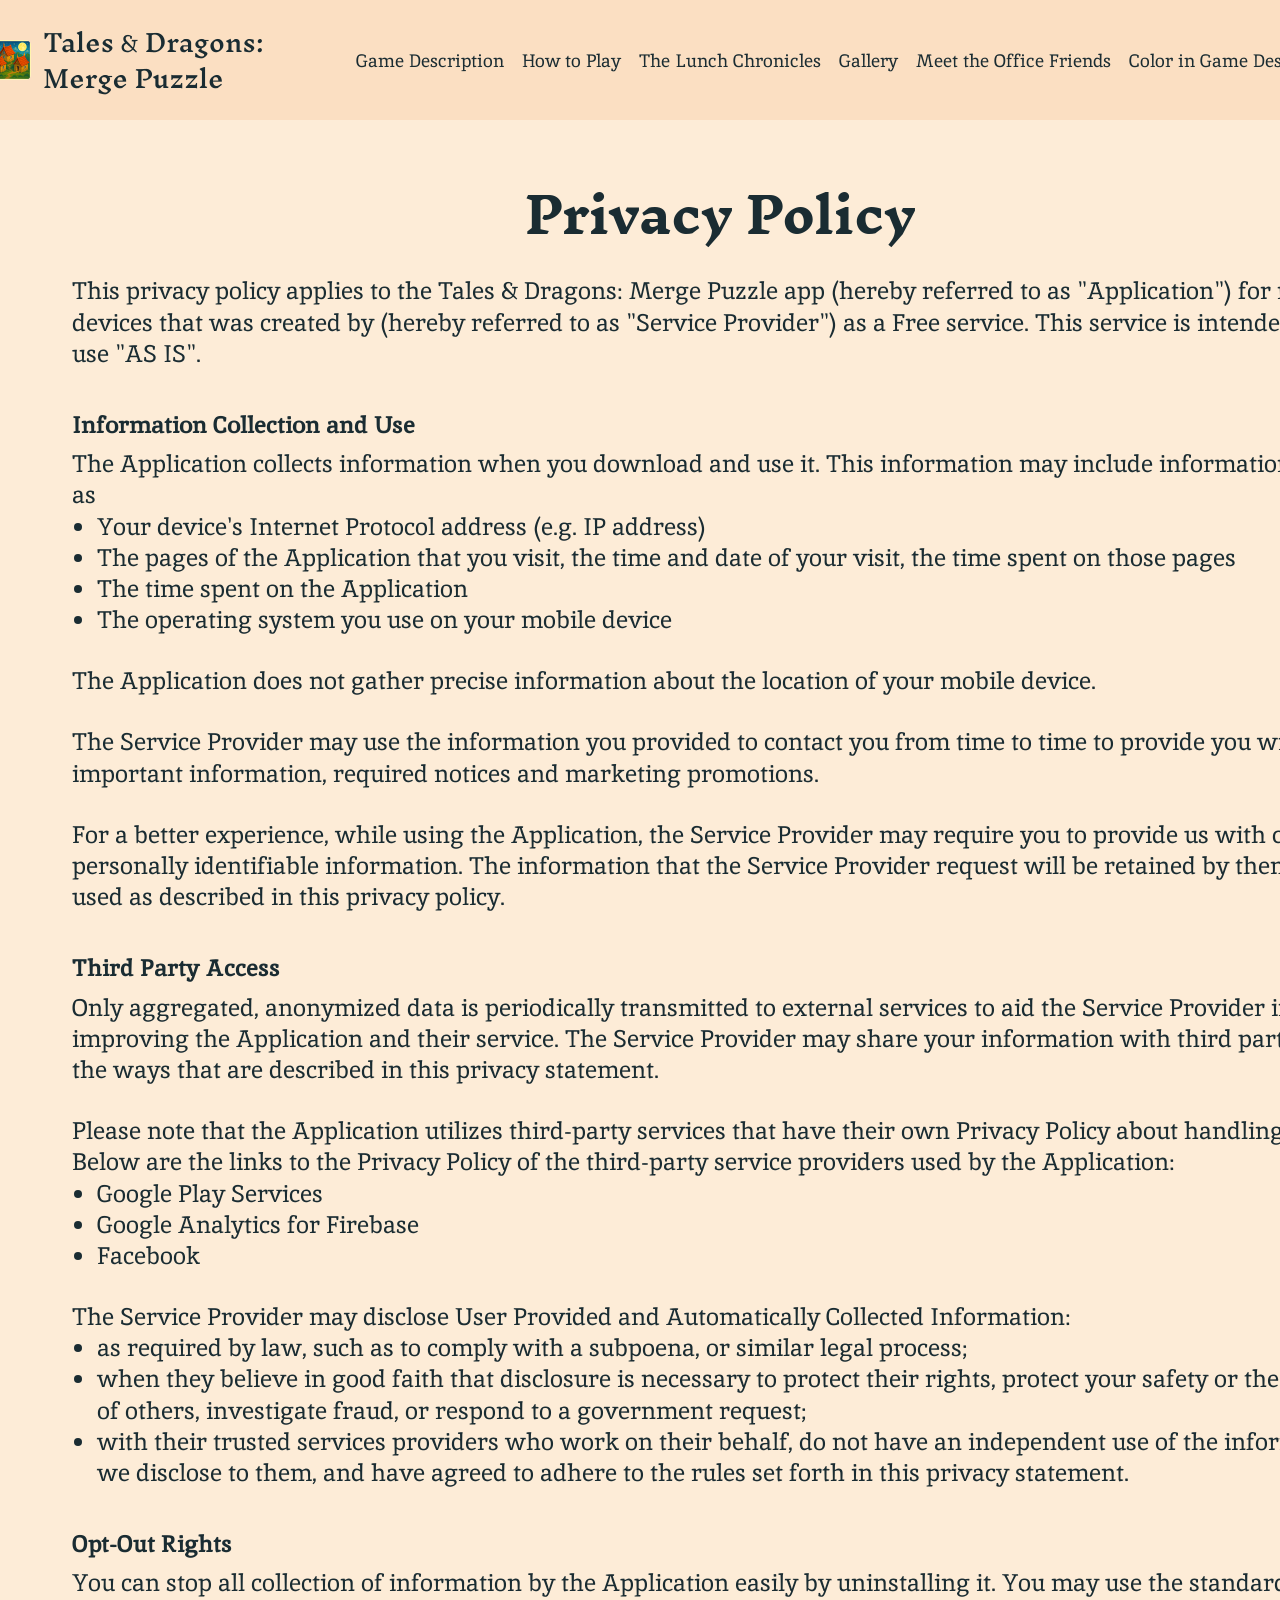
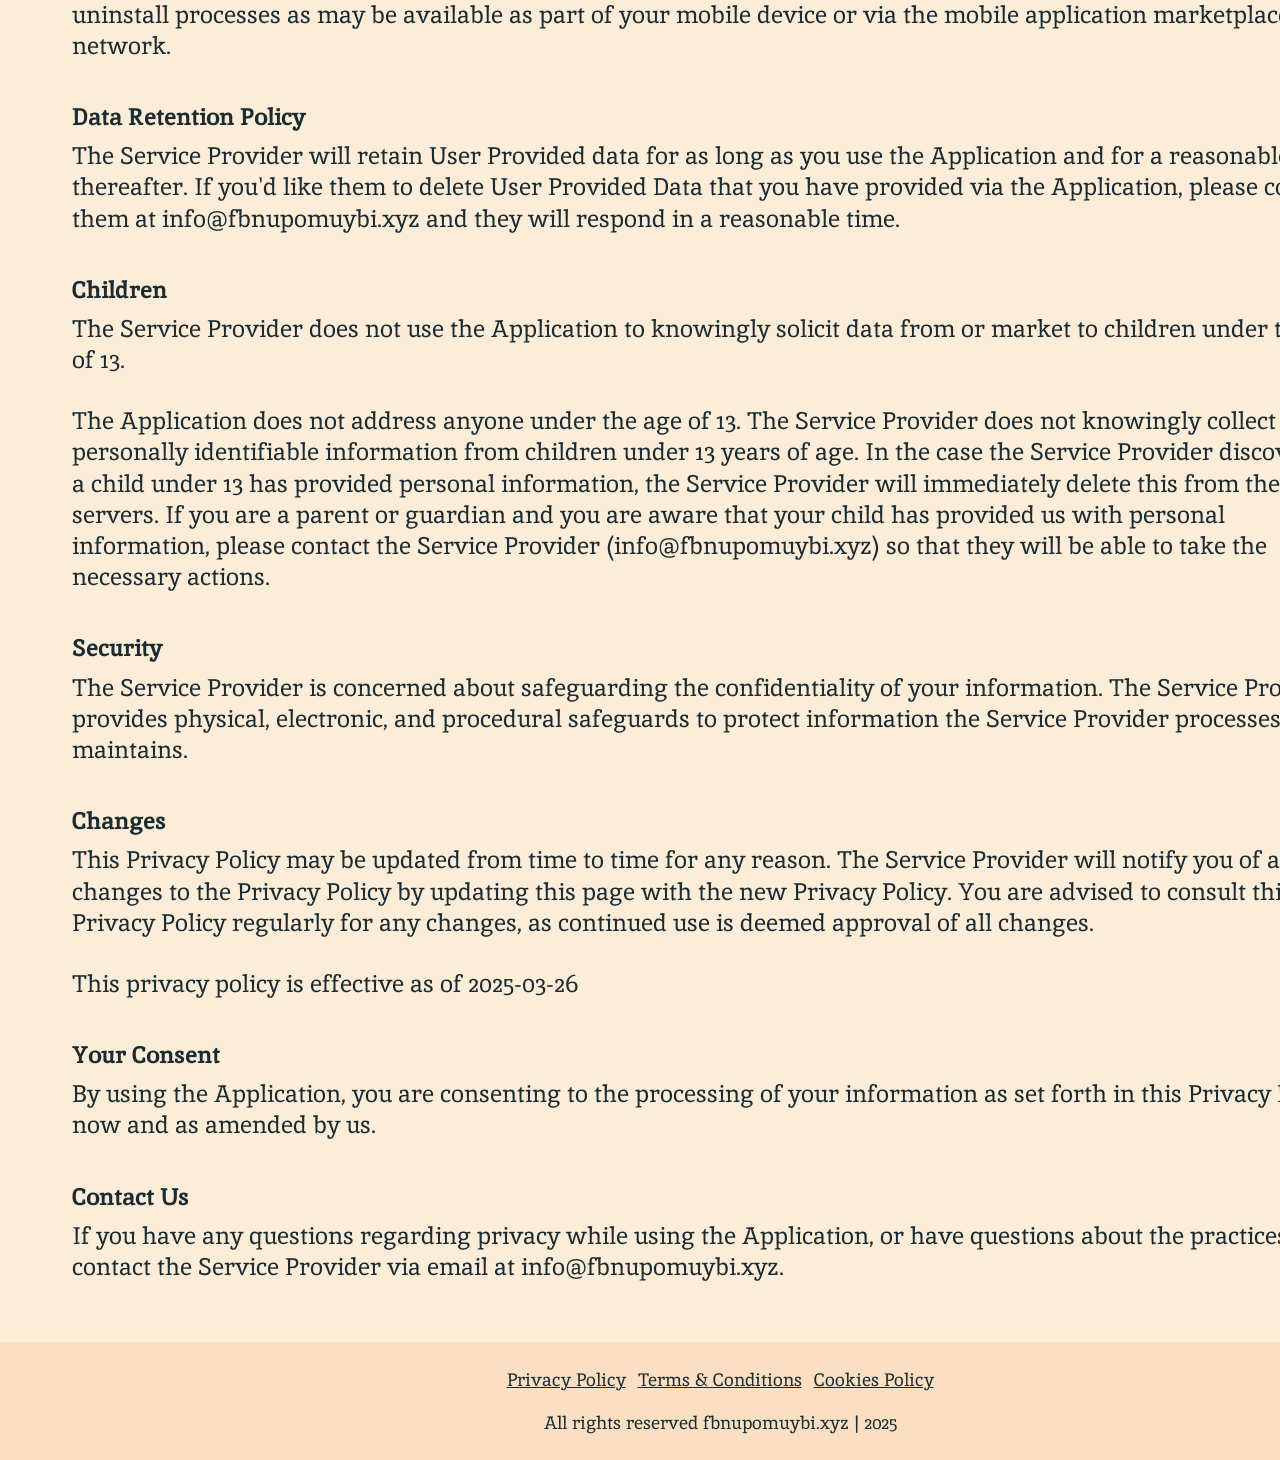
<file: policy.html>
<!DOCTYPE html>
<html lang="en">
  <head>
    <meta charset="UTF-8" />
    <meta name="viewport" content="width=device-width, initial-scale=1.0" />

    <title>Tales & Dragons: Merge Puzzle</title>
    <link rel="icon" href="img/unnamed 1.png" />

    <link rel="stylesheet" type="text/css" href="slick/slick.css" />
    <link rel="stylesheet" href="css/main.css" />
  </head>

  <body>
    <header class="n-header">
      <div class="n-header-background"></div>
      <nav class="n-navigation">
        <ul class="n-navigation-list">
          <li class="n-navigation-item">
            <a href="/" class="n-navigation-link">
              <img
                href="/"
                class="n-title-img n-navigation-img"
                alt="logo"
                src="img/header/11.png"
              />
            </a>
          </li>
          <li class="n-navigation-item">
            <a href="/#about" class="n-navigation-link">Game Description</a>
          </li>
          <li class="n-navigation-item">
            <a href="/#how" class="n-navigation-link">How to Play</a>
          </li>
          <li class="n-navigation-item">
            <a href="/#why" class="n-navigation-link">The Lunch Chronicles</a>
          </li>
          <li class="n-navigation-item">
            <a href="/#gallery" class="n-navigation-link">Gallery</a>
          </li>
          <li class="n-navigation-item">
            <a href="/#uniqueness" class="n-navigation-link"
              >Meet the Office Friends</a
            >
          </li>

          <li class="n-navigation-item">
            <a href="/#characters" class="n-navigation-link"
              >Color in Game Design</a
            >
          </li>
        </ul>

        <div class="n-header-button-wrapper">
          <a href="/" class="n-policy-terms-header-icon-menu">
            <img
              href="/"
              class="n-title-img"
              alt="logo"
              src="img/header/1.png"
            />
          </a>

          <button type="button" class="n-header-icon-button" data-menu-button>
            <img
              class="n-header-icon n-header-icon-menu"
              src="img/header/menu.png"
              alt="menu "
            />

            <svg
              class="n-header-icon n-header-icon-close"
              viewBox="0 0 24 24"
              style="width: 32px; height: 32px; margin: -4px -4px 0 0"
            >
              <path
                fill-rule="evenodd"
                clip-rule="evenodd"
                d="M17.0303 6.96967C17.3232 7.26256 17.3232 7.73744 17.0303 8.03033L13.0607 12L17.0303 15.9697C17.3232 16.2626 17.3232 16.7374 17.0303 17.0303C16.7374 17.3232 16.2626 17.3232 15.9697 17.0303L12 13.0607L8.03033 17.0303C7.73744 17.3232 7.26256 17.3232 6.96967 17.0303C6.67678 16.7374 6.67678 16.2626 6.96967 15.9697L10.9393 12L6.96967 8.03033C6.67678 7.73744 6.67678 7.26256 6.96967 6.96967C7.26256 6.67678 7.73744 6.67678 8.03033 6.96967L12 10.9393L15.9697 6.96967C16.2626 6.67678 16.7374 6.67678 17.0303 6.96967Z"
                fill="rgba(26, 44, 50, 1)"
              />
            </svg>
          </button>
        </div>
      </nav>
    </header>

    <main>
      <section>
        <div class="n-policy-terms-container">
          <p class="n-policy-terms-title">Privacy Policy</p>

          <p class="n-policy-terms-text-one">
            This privacy policy applies to the Tales & Dragons: Merge Puzzle app
            (hereby referred to as "Application") for mobile devices that was
            created by (hereby referred to as "Service Provider") as a Free
            service. This service is intended for use "AS IS". 
          </p>
          <p class="n-policy-terms-text">Information Collection and Use</p>
          <p class="n-policy-terms-texts">
            The Application collects information when you download and use it.
            This information may include information such as
          </p>

          <ul class="n-terms-lists">
            <li>Your device's Internet Protocol address (e.g. IP address)</li>
            <li>
              The pages of the Application that you visit, the time and date of
              your visit, the time spent on those pages
            </li>
            <li>The time spent on the Application</li>
            <li>The operating system you use on your mobile device</li>
          </ul>
          <p class="n-policy-terms-text-one">
            The Application does not gather precise information about the
            location of your mobile device.
          </p>

          <p class="n-policy-terms-text-one">
            The Service Provider may use the information you provided to contact
            you from time to time to provide you with important information,
            required notices and marketing promotions.
          </p>
          <p class="n-policy-terms-text-one">
            For a better experience, while using the Application, the Service
            Provider may require you to provide us with certain personally
            identifiable information. The information that the Service Provider
            request will be retained by them and used as described in this
            privacy policy.
          </p>

          <p class="n-policy-terms-text">Third Party Access</p>

          <p class="n-policy-terms-texts">
            Only aggregated, anonymized data is periodically transmitted to
            external services to aid the Service Provider in improving the
            Application and their service. The Service Provider may share your
            information with third parties in the ways that are described in
            this privacy statement.
          </p>

          <p class="n-policy-terms-text-one">
            Please note that the Application utilizes third-party services that
            have their own Privacy Policy about handling data. Below are the
            links to the Privacy Policy of the third-party service providers
            used by the Application:
          </p>
          <ul class="n-terms-lists">
            <li>
              <a
                class="n-email-link-color"
                href="https://policies.google.com/privacy"
                target="_blank"
                rel=""
                >Google Play Services
              </a>
            </li>
            <li>
              <a
                class="n-email-link-color"
                href="https://firebase.google.com/support/privacy"
                target="_blank"
                rel=""
                >Google Analytics for Firebase
              </a>
            </li>
            <li>
              <a
                class="n-email-link-color"
                href="https://www.facebook.com/about/privacy/update/printable"
                target="_blank"
                rel=""
                >Facebook
              </a>
            </li>
          </ul>

          <p class="n-policy-terms-text-one">
            The Service Provider may disclose User Provided and Automatically
            Collected Information:
          </p>
          <ul class="n-terms-lists">
            <li>
              as required by law, such as to comply with a subpoena, or similar
              legal process;
            </li>
            <li>
              when they believe in good faith that disclosure is necessary to
              protect their rights, protect your safety or the safety of others,
              investigate fraud, or respond to a government request;
            </li>
            <li>
              with their trusted services providers who work on their behalf, do
              not have an independent use of the information we disclose to
              them, and have agreed to adhere to the rules set forth in this
              privacy statement.
            </li>
          </ul>

          <h2 class="n-policy-terms-text">Opt-Out Rights</h2>
          <p class="n-policy-terms-texts">
            You can stop all collection of information by the Application easily
            by uninstalling it. You may use the standard uninstall processes as
            may be available as part of your mobile device or via the mobile
            application marketplace or network.
          </p>

          <h2 class="n-policy-terms-text">Data Retention Policy</h2>
          <p class="n-policy-terms-texts">
            The Service Provider will retain User Provided data for as long as
            you use the Application and for a reasonable time thereafter. If
            you'd like them to delete User Provided Data that you have provided
            via the Application, please contact them at info@fbnupomuybi.xyz and
            they will respond in a reasonable time.
          </p>
          <h2 class="n-policy-terms-text">Children</h2>
          <p class="n-policy-terms-texts">
            The Service Provider does not use the Application to knowingly
            solicit data from or market to children under the age of 13.
          </p>

          <p class="n-policy-terms-text-one">
            The Application does not address anyone under the age of 13. The
            Service Provider does not knowingly collect personally identifiable
            information from children under 13 years of age. In the case the
            Service Provider discover that a child under 13 has provided
            personal information, the Service Provider will immediately delete
            this from their servers. If you are a parent or guardian and you are
            aware that your child has provided us with personal information,
            please contact the Service Provider (info@fbnupomuybi.xyz) so that
            they will be able to take the necessary actions.
          </p>
          <h2 class="n-policy-terms-text">Security</h2>
          <p class="n-policy-terms-texts">
            The Service Provider is concerned about safeguarding the
            confidentiality of your information. The Service Provider provides
            physical, electronic, and procedural safeguards to protect
            information the Service Provider processes and maintains.
          </p>
          <h2 class="n-policy-terms-text">Changes</h2>
          <p class="n-policy-terms-texts">
            This Privacy Policy may be updated from time to time for any reason.
            The Service Provider will notify you of any changes to the Privacy
            Policy by updating this page with the new Privacy Policy. You are
            advised to consult this Privacy Policy regularly for any changes, as
            continued use is deemed approval of all changes.
          </p>

          <p class="n-policy-terms-text-one">
            This privacy policy is effective as of 2025-03-26 
          </p>
          <h2 class="n-policy-terms-text">Your Consent</h2>
          <p class="n-policy-terms-texts">
            By using the Application, you are consenting to the processing of
            your information as set forth in this Privacy Policy now and as
            amended by us.
          </p>
          <h2 class="n-policy-terms-text">Contact Us</h2>
          <p class="n-policy-terms-texts">
            If you have any questions regarding privacy while using the
            Application, or have questions about the practices, please contact
            the Service Provider via email at
            <a class="n-email-link" href="mailto:info@fbnupomuybi.xyz"
              >info@fbnupomuybi.xyz</a
            >.
          </p>
        </div>
      </section>
    </main>

    <footer
      class="n-footer"
      style="margin: auto; background: rgba(251, 223, 194, 1)"
    >
      <div class="n-footer-container">
        <div class="n-footer-wrapper">
          <a class="n-footer-text" href="/policy.html">Privacy Policy</a>
          <a class="n-footer-text" href="/terms.html">Terms & Conditions </a>
          <a class="n-footer-text" href="/cookies.html">Cookies Policy</a>
        </div>
        <p class="n-footer-copyright">
          All rights reserved fbnupomuybi.xyz | 2025
        </p>
      </div>
    </footer>
    <script src="js/mobile-menu.js"></script>
  </body>
</html>
</file>
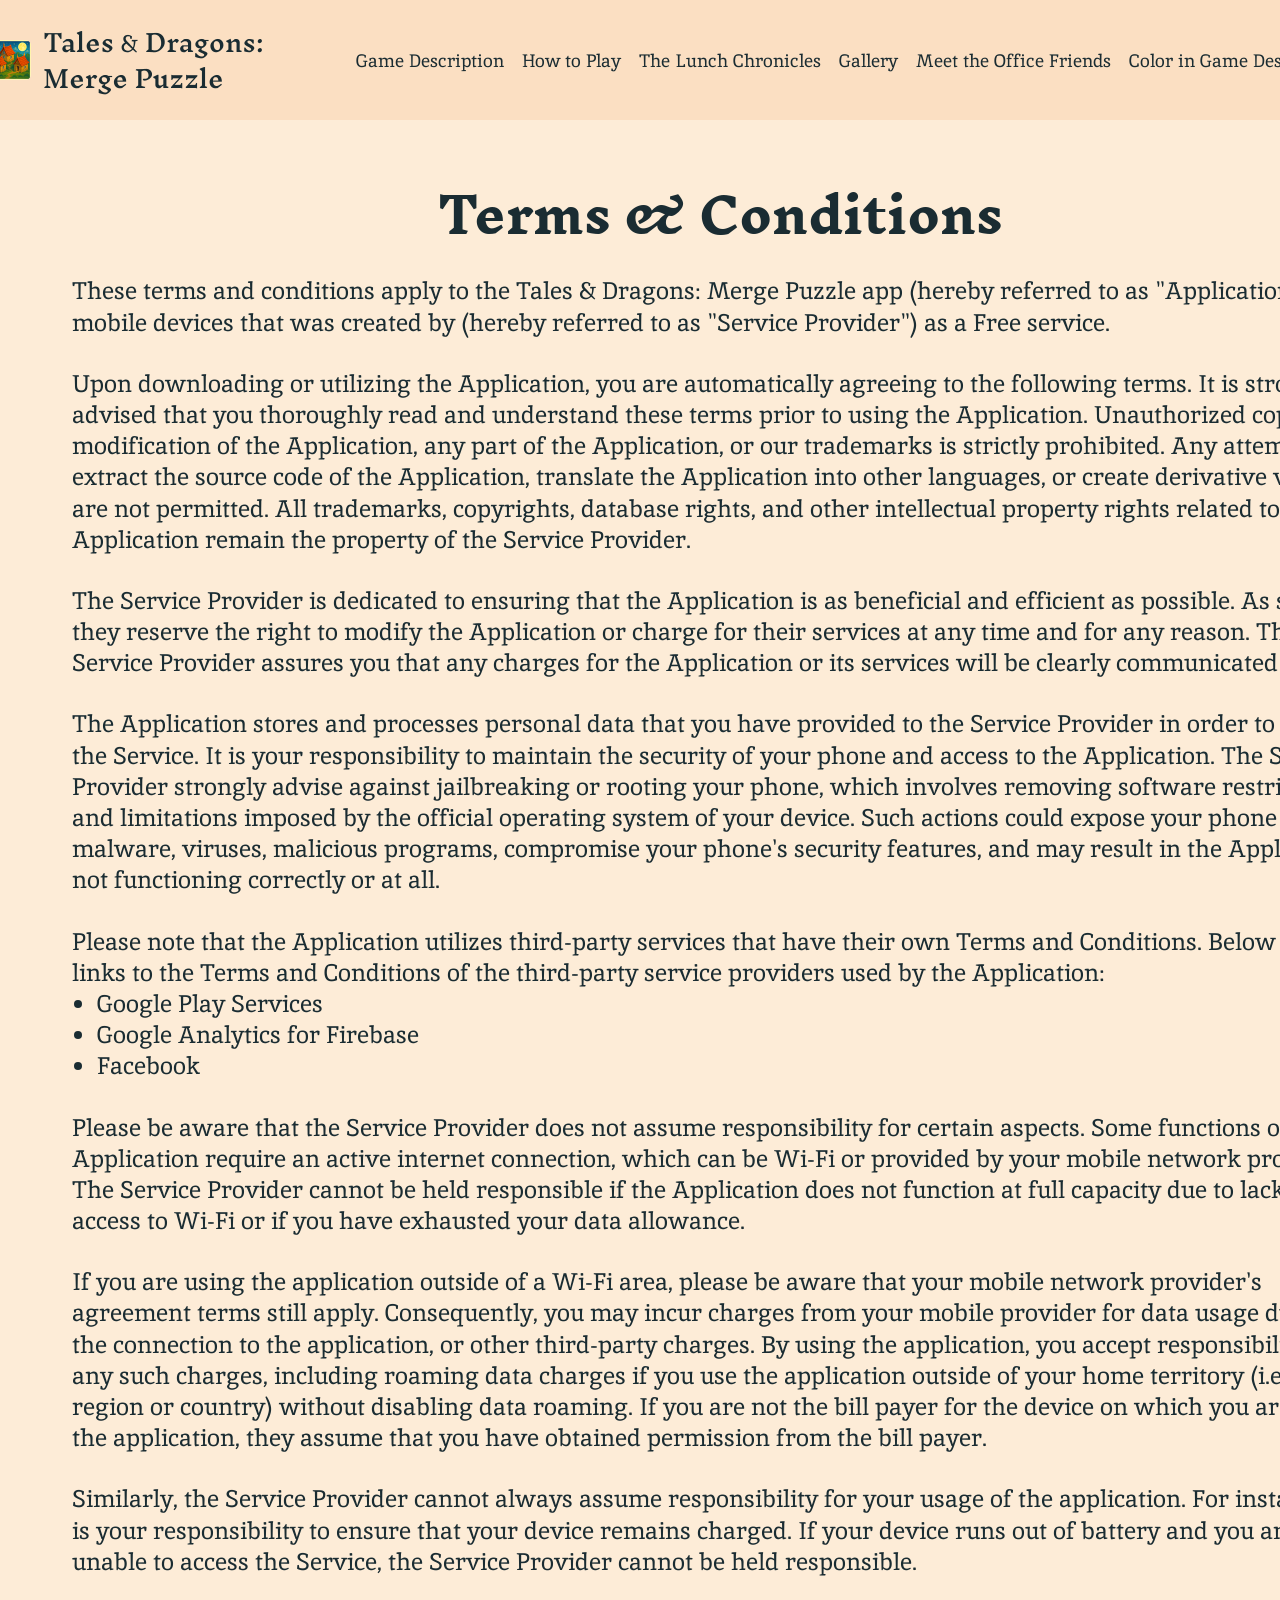
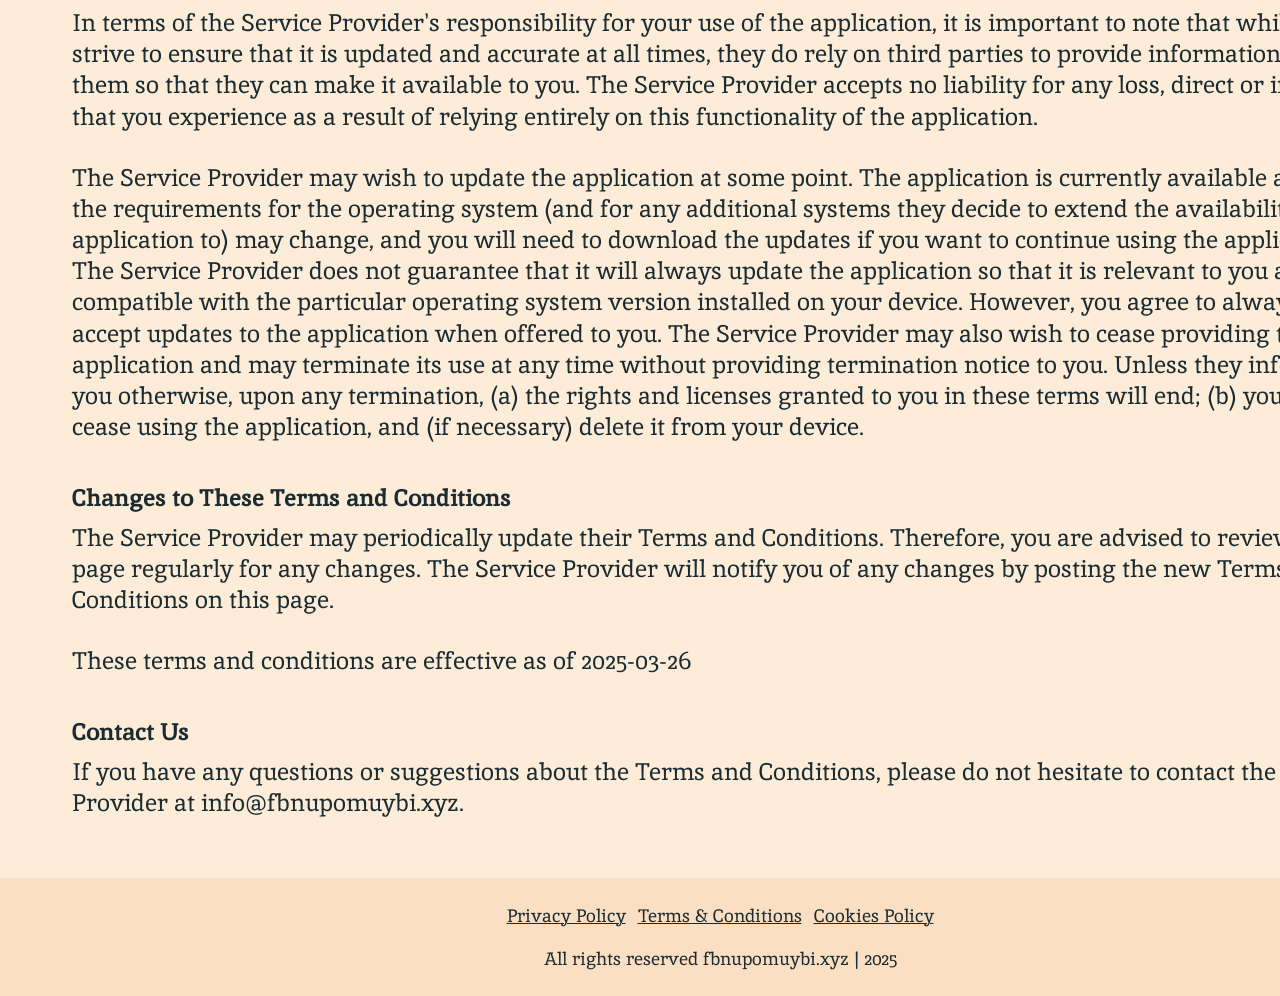
<file: terms.html>
<!DOCTYPE html>
<html lang="en">
  <head>
    <meta charset="UTF-8" />
    <meta name="viewport" content="width=device-width, initial-scale=1.0" />

    <title>Tales & Dragons: Merge Puzzle</title>
    <link rel="icon" href="img/unnamed 1.png" />

    <link rel="stylesheet" type="text/css" href="slick/slick.css" />
    <link rel="stylesheet" href="css/main.css" />
  </head>

  <body>
    <header class="n-header">
      <div class="n-header-background"></div>
      <nav class="n-navigation">
        <ul class="n-navigation-list">
          <li class="n-navigation-item">
            <a href="/" class="n-navigation-link">
              <img
                href="/"
                class="n-title-img n-navigation-img"
                alt="logo"
                src="img/header/11.png"
              />
            </a>
          </li>
          <li class="n-navigation-item">
            <a href="/#about" class="n-navigation-link">Game Description</a>
          </li>
          <li class="n-navigation-item">
            <a href="/#how" class="n-navigation-link">How to Play</a>
          </li>
          <li class="n-navigation-item">
            <a href="/#why" class="n-navigation-link">The Lunch Chronicles</a>
          </li>
          <li class="n-navigation-item">
            <a href="/#gallery" class="n-navigation-link">Gallery</a>
          </li>
          <li class="n-navigation-item">
            <a href="/#uniqueness" class="n-navigation-link"
              >Meet the Office Friends</a
            >
          </li>

          <li class="n-navigation-item">
            <a href="/#characters" class="n-navigation-link"
              >Color in Game Design</a
            >
          </li>
        </ul>

        <div class="n-header-button-wrapper">
          <a href="/" class="n-policy-terms-header-icon-menu">
            <img
              href="/"
              class="n-title-img"
              alt="logo"
              src="img/header/1.png"
            />
          </a>

          <button type="button" class="n-header-icon-button" data-menu-button>
            <img
              class="n-header-icon n-header-icon-menu"
              src="img/header/menu.png"
              alt="menu "
            />

            <svg
              class="n-header-icon n-header-icon-close"
              viewBox="0 0 24 24"
              style="width: 32px; height: 32px; margin: -4px -4px 0 0"
            >
              <path
                fill-rule="evenodd"
                clip-rule="evenodd"
                d="M17.0303 6.96967C17.3232 7.26256 17.3232 7.73744 17.0303 8.03033L13.0607 12L17.0303 15.9697C17.3232 16.2626 17.3232 16.7374 17.0303 17.0303C16.7374 17.3232 16.2626 17.3232 15.9697 17.0303L12 13.0607L8.03033 17.0303C7.73744 17.3232 7.26256 17.3232 6.96967 17.0303C6.67678 16.7374 6.67678 16.2626 6.96967 15.9697L10.9393 12L6.96967 8.03033C6.67678 7.73744 6.67678 7.26256 6.96967 6.96967C7.26256 6.67678 7.73744 6.67678 8.03033 6.96967L12 10.9393L15.9697 6.96967C16.2626 6.67678 16.7374 6.67678 17.0303 6.96967Z"
                fill="rgba(26, 44, 50, 1)"
              />
            </svg>
          </button>
        </div>
      </nav>
    </header>

    <main>
      <section>
        <div class="n-policy-terms-container">
          <h2 class="n-policy-terms-title">Terms & Conditions</h2>

          <p class="n-policy-terms-text-one">
            These terms and conditions apply to the Tales & Dragons: Merge
            Puzzle app (hereby referred to as "Application") for mobile devices
            that was created by (hereby referred to as "Service Provider") as a
            Free service. 
          </p>

          <p class="n-policy-terms-text-one">
            Upon downloading or utilizing the Application, you are automatically
            agreeing to the following terms. It is strongly advised that you
            thoroughly read and understand these terms prior to using the
            Application. Unauthorized copying, modification of the Application,
            any part of the Application, or our trademarks is strictly
            prohibited. Any attempts to extract the source code of the
            Application, translate the Application into other languages, or
            create derivative versions are not permitted. All trademarks,
            copyrights, database rights, and other intellectual property rights
            related to the Application remain the property of the Service
            Provider.
          </p>

          <p class="n-policy-terms-text-one">
            The Service Provider is dedicated to ensuring that the Application
            is as beneficial and efficient as possible. As such, they reserve
            the right to modify the Application or charge for their services at
            any time and for any reason. The Service Provider assures you that
            any charges for the Application or its services will be clearly
            communicated to you.
          </p>
          <p class="n-policy-terms-text-one">
            The Application stores and processes personal data that you have
            provided to the Service Provider in order to provide the Service. It
            is your responsibility to maintain the security of your phone and
            access to the Application. The Service Provider strongly advise
            against jailbreaking or rooting your phone, which involves removing
            software restrictions and limitations imposed by the official
            operating system of your device. Such actions could expose your
            phone to malware, viruses, malicious programs, compromise your
            phone's security features, and may result in the Application not
            functioning correctly or at all.
          </p>
          <p class="n-policy-terms-text-one">
            Please note that the Application utilizes third-party services that
            have their own Terms and Conditions. Below are the links to the
            Terms and Conditions of the third-party service providers used by
            the Application:
          </p>
          <ul class="n-terms-lists">
            <li>
              <a
                class="n-email-link-color"
                href="https://policies.google.com/privacy"
                target="_blank"
                rel=""
                >Google Play Services
              </a>
            </li>
            <li>
              <a
                class="n-email-link-color"
                href="https://firebase.google.com/support/privacy"
                target="_blank"
                rel=""
                >Google Analytics for Firebase
              </a>
            </li>
            <li>
              <a
                class="n-email-link-color"
                href="https://www.facebook.com/about/privacy/update/printable"
                target="_blank"
                rel=""
                >Facebook
              </a>
            </li>
          </ul>

          <p class="n-policy-terms-text-one">
            Please be aware that the Service Provider does not assume
            responsibility for certain aspects. Some functions of the
            Application require an active internet connection, which can be
            Wi-Fi or provided by your mobile network provider. The Service
            Provider cannot be held responsible if the Application does not
            function at full capacity due to lack of access to Wi-Fi or if you
            have exhausted your data allowance.
          </p>

          <p class="n-policy-terms-text-one">
            If you are using the application outside of a Wi-Fi area, please be
            aware that your mobile network provider's agreement terms still
            apply. Consequently, you may incur charges from your mobile provider
            for data usage during the connection to the application, or other
            third-party charges. By using the application, you accept
            responsibility for any such charges, including roaming data charges
            if you use the application outside of your home territory (i.e.,
            region or country) without disabling data roaming. If you are not
            the bill payer for the device on which you are using the
            application, they assume that you have obtained permission from the
            bill payer.
          </p>

          <p class="n-policy-terms-text-one">
            Similarly, the Service Provider cannot always assume responsibility
            for your usage of the application. For instance, it is your
            responsibility to ensure that your device remains charged. If your
            device runs out of battery and you are unable to access the Service,
            the Service Provider cannot be held responsible.
          </p>

          <p class="n-policy-terms-text-one">
            In terms of the Service Provider's responsibility for your use of
            the application, it is important to note that while they strive to
            ensure that it is updated and accurate at all times, they do rely on
            third parties to provide information to them so that they can make
            it available to you. The Service Provider accepts no liability for
            any loss, direct or indirect, that you experience as a result of
            relying entirely on this functionality of the application.
          </p>

          <p class="n-policy-terms-text-one">
            The Service Provider may wish to update the application at some
            point. The application is currently available as per the
            requirements for the operating system (and for any additional
            systems they decide to extend the availability of the application
            to) may change, and you will need to download the updates if you
            want to continue using the application. The Service Provider does
            not guarantee that it will always update the application so that it
            is relevant to you and/or compatible with the particular operating
            system version installed on your device. However, you agree to
            always accept updates to the application when offered to you. The
            Service Provider may also wish to cease providing the application
            and may terminate its use at any time without providing termination
            notice to you. Unless they inform you otherwise, upon any
            termination, (a) the rights and licenses granted to you in these
            terms will end; (b) you must cease using the application, and (if
            necessary) delete it from your device.
          </p>
          <h2 class="n-policy-terms-text">
            Changes to These Terms and Conditions
          </h2>
          <p class="n-policy-terms-texts">
            The Service Provider may periodically update their Terms and
            Conditions. Therefore, you are advised to review this page regularly
            for any changes. The Service Provider will notify you of any changes
            by posting the new Terms and Conditions on this page.
          </p>

          <p class="n-policy-terms-text-one">
            These terms and conditions are effective as of 2025-03-26
          </p>
          <h2 class="n-policy-terms-text">Contact Us</h2>
          <p class="n-policy-terms-texts">
            If you have any questions or suggestions about the Terms and
            Conditions, please do not hesitate to contact the Service Provider
            at
            <a class="n-email-link" href="mailto:info@fbnupomuybi.xyz"
              >info@fbnupomuybi.xyz</a
            >.
          </p>
        </div>
      </section>
    </main>
    <footer
      class="n-footer"
      style="margin: auto; background: rgba(251, 223, 194, 1)"
    >
      <div class="n-footer-container">
        <div class="n-footer-wrapper">
          <a class="n-footer-text" href="/policy.html">Privacy Policy</a>
          <a class="n-footer-text" href="/terms.html">Terms & Conditions </a>
          <a class="n-footer-text" href="/cookies.html">Cookies Policy</a>
        </div>
        <p class="n-footer-copyright">
          All rights reserved fbnupomuybi.xyz | 2025
        </p>
      </div>
    </footer>
    <script src="js/mobile-menu.js"></script>
  </body>
</html>
</file>
<file: css/main.css>
@import url("https://fonts.googleapis.com/css2?family=Inika:wght@400;700&family=Inknut+Antiqua:wght@300;400;500;600;700;800;900&family=Poppins:ital,wght@0,100;0,200;0,300;0,400;0,500;0,600;0,700;0,800;0,900;1,100;1,200;1,300;1,400;1,500;1,600;1,700;1,800;1,900&display=swap");

* {
  -webkit-box-sizing: border-box;
  box-sizing: border-box;
}

html {
  scroll-behavior: smooth;
  background: rgba(253, 236, 215, 1);
  color: rgba(26, 44, 50, 1);
}

body {
  margin: 0;
}

h1,
h2,
h3,
h4,
h5,
h6,
p {
  margin: 0;
}

ul,
ol {
  margin: 0;
  padding: 0;
  list-style: none;
}
dl,
dt,
dd {
  margin: 0;
  padding: 0;
}
figure {
  margin: 0;
  padding: 0;
}
img {
  display: block;
  height: auto;
}

.list {
  list-style: none;
}

button,
a {
  cursor: pointer;
}

.button:hover {
  scale: 120%;
}

.n-header.is-open .n-header-background {
  left: 0;
}
.n-header-button-wrapper {
  margin-left: auto;
}
.n-header-icon {
  display: none;
}

.n-header-icon-button {
  display: -webkit-box;
  display: -ms-flexbox;
  display: flex;
  background-color: transparent;
  border: none;
  border-radius: 50%;
}
.n-navigation-list.is-open {
  right: 0;
}
.n-header-icon-menu {
  display: block;
}

.n-header-icon-button.is-open .n-header-icon-menu {
  display: none;
}

.n-header-icon-button.is-open .n-header-icon-close {
  display: block;
}

.n-header {
  position: fixed;
  width: 100%;
  z-index: 5;
  transition: background-color 0.3s ease;
  background: transparent;
  display: flex;
  height: 76px;
  background: rgba(251, 223, 194, 1);
}
.n-title-img {
  width: 297px;
  height: 24px;
}
.n-header-background {
  position: absolute;
  top: 0;
  right: 0;
  bottom: 0;
  left: 100%;
  z-index: -1;
  transition: left 0.3s ease;
  background: rgba(251, 223, 194, 1);
}
.n-header.is-open .n-header-background {
  left: 0;
}
.n-header-button-wrapper {
  margin-right: auto;
  display: flex;
  align-items: center;
  justify-content: space-between;
}

.n-header-icon-menu {
  display: block;
}

.n-header-icon-button.is-open .n-header-icon-menu {
  display: none;
}

.n-header-icon-button.is-open .n-header-icon-close {
  display: block;
}

.n-navigation {
  display: -ms-flexbox;
  -webkit-box-orient: vertical;
  -webkit-box-direction: normal;
  -ms-flex-direction: column;
  flex-direction: column;
  -webkit-box-align: center;
  -ms-flex-align: center;
  align-items: center;
  -webkit-box-flex: 1;
  -ms-flex: 1;
  flex: 1;
  padding: 26px 16px;
  position: relative;
}

.n-navigation-list {
  display: flex;
  flex-direction: column;
  align-items: end;
  position: absolute;
  top: 100%;
  right: -100%;
  width: 100%;
  height: 257px;
  transition: 0.3s;
  z-index: 999;
  padding: 0px 32px;

  gap: 12px;
  background: rgba(251, 223, 194, 1);
}

.n-navigation-list.is-open {
  right: 0;
}

.n-navigation-link {
  font-family: Inika;
  font-weight: 500;
  font-size: 18px;
  line-height: 150%;
  letter-spacing: 0%;
  text-align: right;

  transition: all 0.3s ease-in-out;
  text-decoration: none;
  color: rgba(26, 44, 50, 1);
}

.n-navigation-link:hover,
.n-navigatioт-link:focus {
  font-weight: 700;
}

.n-header.is-open {
  background-color: transparent;
}

.n-navigation-img {
  display: none;
}

@media screen and (min-width: 1203px) {
  .n-navigation-img {
    display: flex;
    width: 297px;
    height: 72px;
    margin-right: 50px;
  }
  .n-policy-terms-header-icon-menu {
    display: none;
  }

  .n-header {
    width: 100%;
    height: 120px;
    padding: 10px 0px 10px 20px;
    display: flex;
    align-items: center;
    justify-content: center;
    z-index: 1000;
  }

  .n-header-background {
  }
  .n-header-icon-button {
    display: none;
  }
  .n-navigation {
    display: flex;
    flex-direction: row;
    flex: 1;
    padding: 0;
    width: 1440px;
    margin: auto;
  }

  .n-navigation-list {
    background-color: transparent;
    flex-direction: row;
    display: flex;
    position: static;
    width: 1440px;
    margin: auto;
    padding-block: 0;
    flex: 1;
    gap: 18px;
    height: 0px;
    display: flex;
    justify-content: center;
    align-items: center;
    justify-content: center;
  }

  .n-navigation-link {
    font-family: Inika;
    font-weight: 400;
    font-size: 18px;
    line-height: 150%;
    letter-spacing: -3%;

    text-decoration: none;
  }

  .n-navigation-link:hover,
  .n-navigation-link:focus {
    font-weight: 700;
  }

  .n-navigation-item-desk {
    display: none;
  }
}
.n-home {
  width: 375px;
  height: 628px;
  background-repeat: no-repeat;
  background-size: cover;
  background-position: center;
  background-image: url("/img/home/Frame\ 40044.png");
  margin: auto;
}
.n-home-container {
  width: 375px;
  padding: 228px 16px 0px;
  margin: auto;
}

.n-home-container-top {
  display: flex;
  flex-direction: column;
  align-items: center;
}

.n-home-title {
  font-family: Inknut Antiqua;
  font-weight: 900;
  font-size: 40px;
  line-height: 150%;
  letter-spacing: 0%;
  -webkit-text-stroke: 2px rgba(246, 183, 123, 1);
  color: rgba(254, 247, 238, 1);
  padding-bottom: 200px;
}

.n-home-google-button-image {
  width: 314px;
  height: 134px;
}

.n-home-google-button-link:hover .n-home-google-button-image {
  transform: scale(1.1);
  transition: transform 0.3s ease-in-out;
}

@media screen and (min-width: 1203px) {
  .n-home {
    width: 1440px;
    height: 931px;
    background-image: url("/img/home/Frame\ 40045.png");
  }
  .n-home-container {
    width: 1440px;
    padding: 343px 0px 0px;
  }

  .n-home-title {
    font-weight: 700;
    font-size: 48px;
    line-height: 150%;
    letter-spacing: 0%;
    padding-bottom: 280px;
  }
}

.n-why-container {
  width: 375px;
  margin: auto;
  padding: 88px 16px 0 15px;
  position: relative;
}
.n-why-image {
  position: absolute;
  width: 120px;
  height: 162px;
  top: 60px;
  left: 245px;
}
.n-why-text-bold {
  font-family: Inika;
  font-weight: 400;
  font-size: 18px;
  line-height: 150%;
  letter-spacing: 0%;
  padding: 48px 0 24px;
}
.n-why-list {
  display: flex;
  flex-direction: column;
  gap: 16px;
}
.n-why-item {
  display: flex;
  gap: 12px;
  align-items: center;
  background: rgba(255, 255, 255, 0.5);
  gap: 12px;
  padding: 8px;
  border-radius: 16px;
}
.n-why-img {
  width: 32px;
  height: 32px;
}
.n-why-text {
  font-family: Inika;
  font-weight: 400;
  font-size: 16px;
  line-height: 150%;
  letter-spacing: 0%;
}

@media screen and (min-width: 1203px) {
  .n-why-container {
    width: 1440px;
    padding: 120px 71px 0 67px;
  }
  .n-why-image {
    position: absolute;
    width: 275px;
    height: 371px;

    top: 163px;
    left: 1150px;
  }
  .n-why-text-bold {
    font-family: Inika;
    font-weight: 400;
    font-size: 24px;
    line-height: 150%;
    letter-spacing: 0%;

    padding: 120px 0 24px;
    width: 1077px;
  }
  .n-why-list {
    display: flex;
    flex-direction: column;
    gap: 16px;
    margin-left: 111px;
  }
  .n-why-item {
    display: flex;
    gap: 24px;
    align-items: center;
    background: rgba(255, 255, 255, 0.5);
    padding: 16px;
    width: fit-content;
    border-radius: 16px;
  }
  .n-why-img {
    width: 40px;
    height: 40px;
  }
  .n-why-text {
    font-family: Inika;
    font-weight: 400;
    font-size: 24px;
    line-height: 150%;
    letter-spacing: 0%;
  }
}

.n-uniqueness-container {
  margin: auto;
  width: 375px;
  padding: 80px 15px 0;
}
.n-uniqueness-text-bold {
  font-family: Inika;
  font-weight: 400;
  font-size: 18px;
  line-height: 150%;
  letter-spacing: 0%;
  padding: 48px 0 24px;
}
.n-uniqueness-lists {
  display: none;
}
.n-uniqueness-item {
  width: 253px;
  height: 384px;
  padding: 16px;
  background: rgba(255, 255, 255, 1);
  margin: 0 8px;
}
.n-uniqueness-img {
  width: 221px;
  height: 272px;
}
.n-uniqueness-text {
  font-family: Inika;
  font-weight: 400;
  font-size: 16px;
  line-height: 150%;
  letter-spacing: 0%;
  text-align: center;
  padding-top: 8px;
}

@media screen and (min-width: 1203px) {
  .n-uniqueness-container {
    margin: auto;
    width: 1440px;
    padding: 120px 71px 0 67px;
  }
  .n-uniqueness-text-bold {
    font-family: Inika;
    font-weight: 400;
    font-size: 24px;
    line-height: 150%;
    letter-spacing: 0%;

    padding: 56px 0 24px;
  }
  .n-uniqueness-list {
    display: none;
  }
  .n-uniqueness-lists {
    display: flex;
    gap: 115px;
  }
  .n-uniqueness-item {
    width: 357px;
    height: 501px;
    padding: 24px;

    margin: 0;
  }
  .n-uniqueness-img {
    width: 306px;
    height: 329px;
  }
  .n-uniqueness-text {
    font-family: Inika;
    font-weight: 400;
    font-size: 24px;
    line-height: 150%;
    letter-spacing: 0%;
    text-align: center;

    padding-top: 16 px;
  }
}

.n-about-container {
  width: 375px;
  padding: 71px 15px 0px;
  margin: auto;
}
.n-about-title {
  font-family: Inknut Antiqua;
  font-weight: 600;
  font-size: 32px;
  line-height: 150%;
  letter-spacing: 0%;
}
.n-about-div {
  display: flex;
  flex-direction: column;
  gap: 16px;
  padding-top: 48px;
}
.n-about-text {
  font-family: Inika;
  font-weight: 400;
  font-size: 14px;
  line-height: 150%;
  letter-spacing: 0%;
}

@media screen and (min-width: 1203px) {
  .n-about-container {
    width: 1440px;
    padding: 112px 71px 0 67px;
  }
  .n-about-title {
    font-family: Inknut Antiqua;
    font-weight: 600;
    font-size: 40px;
    line-height: 150%;
    letter-spacing: 0%;
  }
  .n-about-div {
    display: flex;
    flex-direction: row-reverse;
    gap: 24px;
    padding-top: 56px;
    align-items: center;
  }
  .n-about-text {
    font-family: Inika;
    font-weight: 400;
    font-size: 24px;
    line-height: 150%;
    letter-spacing: 0%;
  }
}

.n-how-container {
  margin: auto;
  width: 375px;
  padding: 88px 15px 0;
}
.n-how-list {
  padding: 48px 0 32px;
}
.n-how-lists {
  display: none;
}

.n-how-item {
  width: 344px;
  height: 115px;
  background: #ddeff0;
  box-shadow: 0px 0px 60px 0px #fff8e44d;

  padding: 16px;
  margin: 5px;
}

.n-how-text-bold {
  font-family: Inknut Antiqua;
  font-weight: 600;
  font-size: 18px;
  line-height: 150%;
  letter-spacing: 0%;
  vertical-align: middle;
}

.n-how-text {
  font-family: Inika;
  font-weight: 400;
  font-size: 16px;
  line-height: 150%;
  letter-spacing: 0%;
  padding-top: 8px;
}
.slick-dots {
  display: flex;
  justify-content: center;
  margin-top: 32px;
  gap: 10px;
}

.slick-dots li {
  list-style: none;
  width: 32px;
  height: 32px;
}

.slick-dots li button {
  width: 100%;
  height: 100%;
  border: none;
  background: url("/img/Ellipse\ 4.png") no-repeat center/cover;
  padding: 0;
  font-size: 0;
}

.slick-dots li button:before {
  display: none;
}

.slick-dots li.slick-active button {
  background: url("/img/Ellipse\ 3.png") no-repeat center/cover;
}

@media screen and (min-width: 1203px) {
  .n-how {
    width: 1440px;
    height: 751px;
    background-image: url("/img/Frame\ 40044.png");
    margin: auto;
  }
  .n-how-container {
    margin: auto;
    width: 1440px;
    padding: 110px 71px 0 67px;
  }
  .n-how-list {
    display: none;
  }
  .n-how-lists {
    display: flex;
    flex-wrap: wrap;
    padding-top: 56px;
    gap: 189px;
    row-gap: 24px;
  }

  .n-how-item {
    width: 306px;
    height: 217px;
    padding: 24px;
    margin: 0px;
  }
  .n-how-item-two {
    margin-left: 247px;
  }
  .n-how-text-bold {
    font-family: Inknut Antiqua;
    font-weight: 600;
    font-size: 24px;
    line-height: 150%;
    letter-spacing: 0%;
    vertical-align: middle;
    height: 72px;
    display: flex;
    align-items: center;
  }

  .n-how-text {
    font-family: Inika;
    font-weight: 400;
    font-size: 18px;
    line-height: 150%;
    letter-spacing: 0%;

    padding-top: 16px;
  }
}

.n-characters-container {
  padding: 88px 16px 120px 15px;
  margin: auto;
  width: 375px;
}

.n-characters-text {
  font-family: Inika;
  font-weight: 400;
  font-size: 16px;
  line-height: 150%;
  letter-spacing: 0%;
  padding-top: 48px;
}

@media screen and (min-width: 1203px) {
  .n-characters-container {
    padding: 120px 71px 140px 67px;
    margin: auto;
    width: 1440px;
  }
  .n-characters-text {
    font-family: Inika;
    font-weight: 400;
    font-size: 24px;
    line-height: 150%;
    letter-spacing: 0%;

    padding-top: 56px;

    width: 857px;
  }
}

.n-gallery-container {
  width: 375px;
  margin: auto;
  padding: 80px 15px 0;
}
.n-gallery-list {
  padding: 48px 0 32px;
}

.n-gallery-item {
  width: 344px;
  height: 193px;

  overflow: hidden;
  position: relative;
  margin: 0 8px;
}

.n-gallery-image {
  width: 100%;
  height: 100%;
  object-fit: cover;
  object-position: center;
}
.n-gallery-link {
  display: none;
}
@media screen and (min-width: 1203px) {
  .n-gallery-link {
    display: flex;
    justify-content: center;
    margin-top: -50px;
  }
  .n-gallery-container {
    width: 1440px;
    margin: auto;
    padding: 120px 71px 0 67px;
  }
  .n-gallery-item {
    width: 747px;
    height: 420px;

    margin: 0 12px;
  }

  .n-gallery-list {
    padding: 56px 0 48px;
  }
}

.n-policy-terms-container {
  padding: 116px 16px 40px;
  width: 375px;
  margin: auto;
  font-family: "Inika", serif;
  font-weight: 400;
  font-size: 14px;
  line-height: 130%;
  letter-spacing: 0%;
}

.n-policy-terms-title {
  font-family: "Inknut Antiqua", serif;
  font-weight: 700;
  font-size: 28px;
  line-height: 150%;
  letter-spacing: 0%;
  text-align: center;
}

.n-policy-terms-text {
  padding-top: 20px;
  font-family: "Inika", serif;
  font-weight: 700;
  font-size: 14px;
  line-height: 130%;
  letter-spacing: 0%;
}

.n-policy-terms-texts {
  padding-top: 8px;
}

.n-policy-terms-text-one {
  padding-top: 20px;
}

.n-terms-list {
  list-style-type: disc;
  padding: 20px 0 20px 25px;
  display: flex;
  flex-direction: column;
}

.n-terms-lists {
  list-style-type: disc;
  padding-left: 25px;
}

.n-email-link {
  color: inherit;
  text-decoration: none;
}

.n-email-link-color {
  color: inherit;
  text-decoration: none;
}

@media screen and (min-width: 1203px) {
  .n-policy-terms-container {
    padding: 183px 72px 60px;
    width: 1440px;
    font-weight: 400;
    font-size: 24px;
    line-height: 130%;
    letter-spacing: 0%;
  }

  .n-policy-terms-title {
    font-weight: 700;
    font-size: 48px;
    line-height: 130%;
    letter-spacing: 0%;
    text-align: center;
  }

  .n-policy-terms-text {
    padding-top: 40px;
    font-weight: 700;
    font-size: 24px;
    line-height: 130%;
    letter-spacing: 0%;
  }

  .n-policy-terms-text-one {
    padding-top: 30px;
  }

  .n-terms-list {
    padding: 20px 0 20px 25px;
  }
}

.n-footer-container {
  width: 375px;
  margin: auto;

  display: flex;
  flex-direction: column;
  justify-content: center;
  align-items: center;

  gap: 8px;
  padding: 32px;
}

.n-footer-wrapper {
  display: flex;
  flex-direction: row;
  flex-wrap: wrap;
  justify-content: center;
  align-items: center;
  gap: 12px;
}

.n-footer-text {
  text-decoration: none;
  color: inherit;
  font-family: "Inika", serif;
  font-weight: 400;
  font-size: 14px;
  line-height: 130%;
  letter-spacing: 0%;
  vertical-align: middle;
  text-decoration: underline;
  text-decoration-style: solid;
  text-decoration-offset: 0%;
  text-decoration-thickness: 0%;
  text-decoration-skip-ink: auto;
}

.n-footer-copyright {
  font-family: "Inika", serif;
  font-weight: 400;
  font-size: 14px;
  line-height: 150%;
  letter-spacing: 0%;
  text-align: center;
}

@media screen and (min-width: 1203px) {
  .n-footer-container {
    width: 1440px;
    display: flex;
    flex-direction: column;
    justify-content: center;
    align-items: center;

    padding: 24px 32px;
    gap: 16px;
  }

  .n-footer-wrapper {
    display: flex;
    flex-direction: row;
    gap: 12px;
  }

  .n-footer-text {
    font-weight: 400;
    font-size: 18px;
    line-height: 150%;
    letter-spacing: 0%;
    text-decoration: underline;
    text-decoration-style: solid;
    text-decoration-offset: 0%;
    text-decoration-thickness: 0%;
    text-decoration-skip-ink: auto;
  }

  .n-footer-copyright {
    font-weight: 400;
    font-size: 18px;
    line-height: 150%;
    letter-spacing: 0%;
    text-align: center;
  }
}

.n-cookie-popup {
  position: fixed;
  bottom: 10px;
  width: 375px;
  padding: 16px 20px;
  border-radius: 24px;
  background: rgba(255, 228, 234, 1);

  z-index: 1000;
  display: none;
}

.n-cookie-popup-text-two {
  font-family: Inika;
  font-weight: 400;
  font-size: 14px;
  line-height: 150%;

  color: rgba(75, 12, 36, 1);
}

.n-cookie-button-container {
  padding: 11px 0 0;
  margin: auto;
  display: flex;
  flex-direction: column;
  align-items: center;
  justify-content: center;
  gap: 16px;
}

.n-cookie-button {
  border: none;
  background-color: transparent;
  width: 133px;
  padding-top: 11px;
  padding-bottom: 11px;
  border-radius: 14px;
  border: 1px solid rgba(108, 221, 255, 1);
  font-family: Inika;
  font-weight: 400;
  font-size: 14px;
  line-height: 150%;
  letter-spacing: 0%;
  vertical-align: middle;
  color: rgba(75, 12, 36, 1);
}

#accept-cookies {
  background: rgba(108, 221, 255, 1);
}

.n-close-popup {
  position: absolute;
  top: 10px;
  right: 10px;
  font-size: 20px;
  cursor: pointer;
}
.n-cookie-popup-container {
  display: flex;
  align-items: center;
  justify-content: center;
  gap: 8px;
}
@media screen and (min-width: 1203px) {
  .n-cookie-popup-container {
    display: flex;
    align-items: center;
    justify-content: center;
    gap: 500px;
  }

  .n-cookie-popup-text-two {
    font-family: Inika;
    font-weight: 400;
    font-size: 18px;
    line-height: 150%;
  }

  .n-cookie-button-container {
    padding: 0;
    margin: auto;
    display: flex;
    flex-direction: row;
    gap: 40px;
  }

  .n-cookie-popup {
    position: fixed;
    bottom: 10px;
    width: 1440px;
    padding: 32px;
    display: none;
  }
}
</file>
